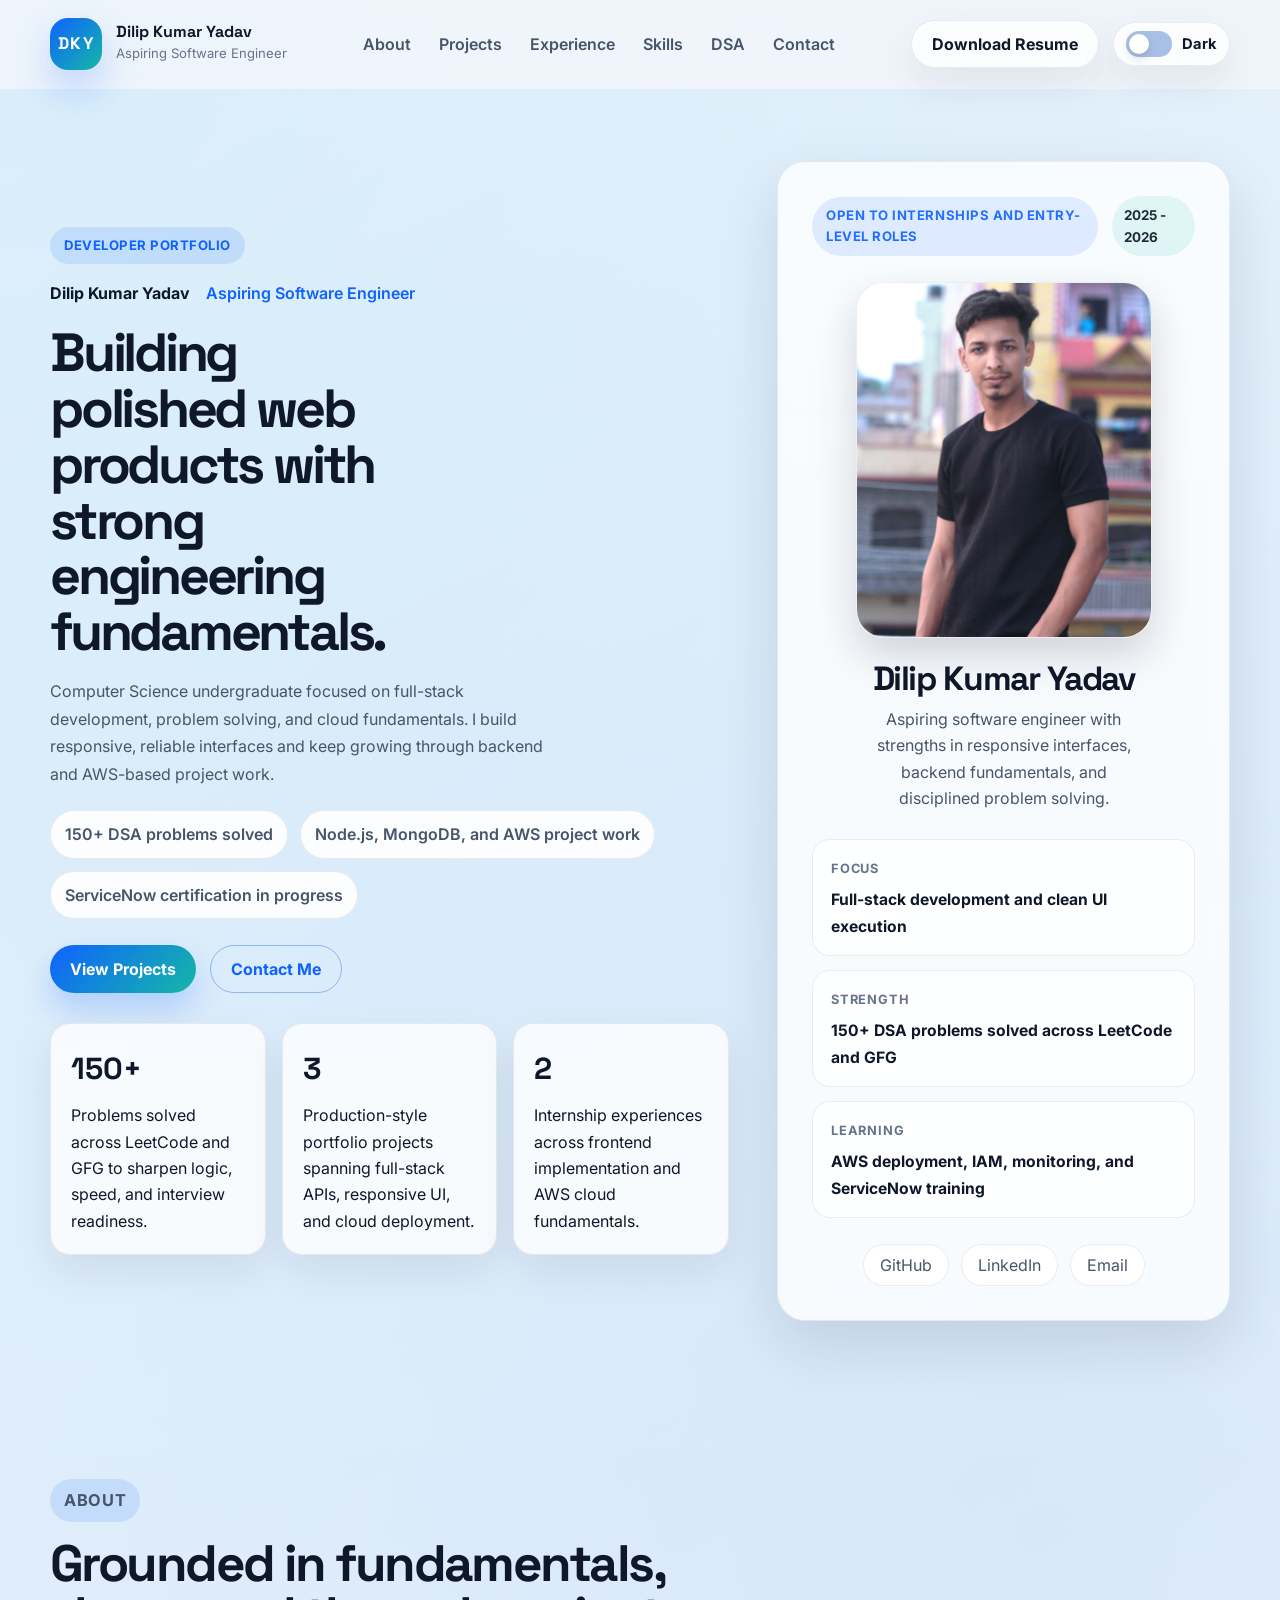
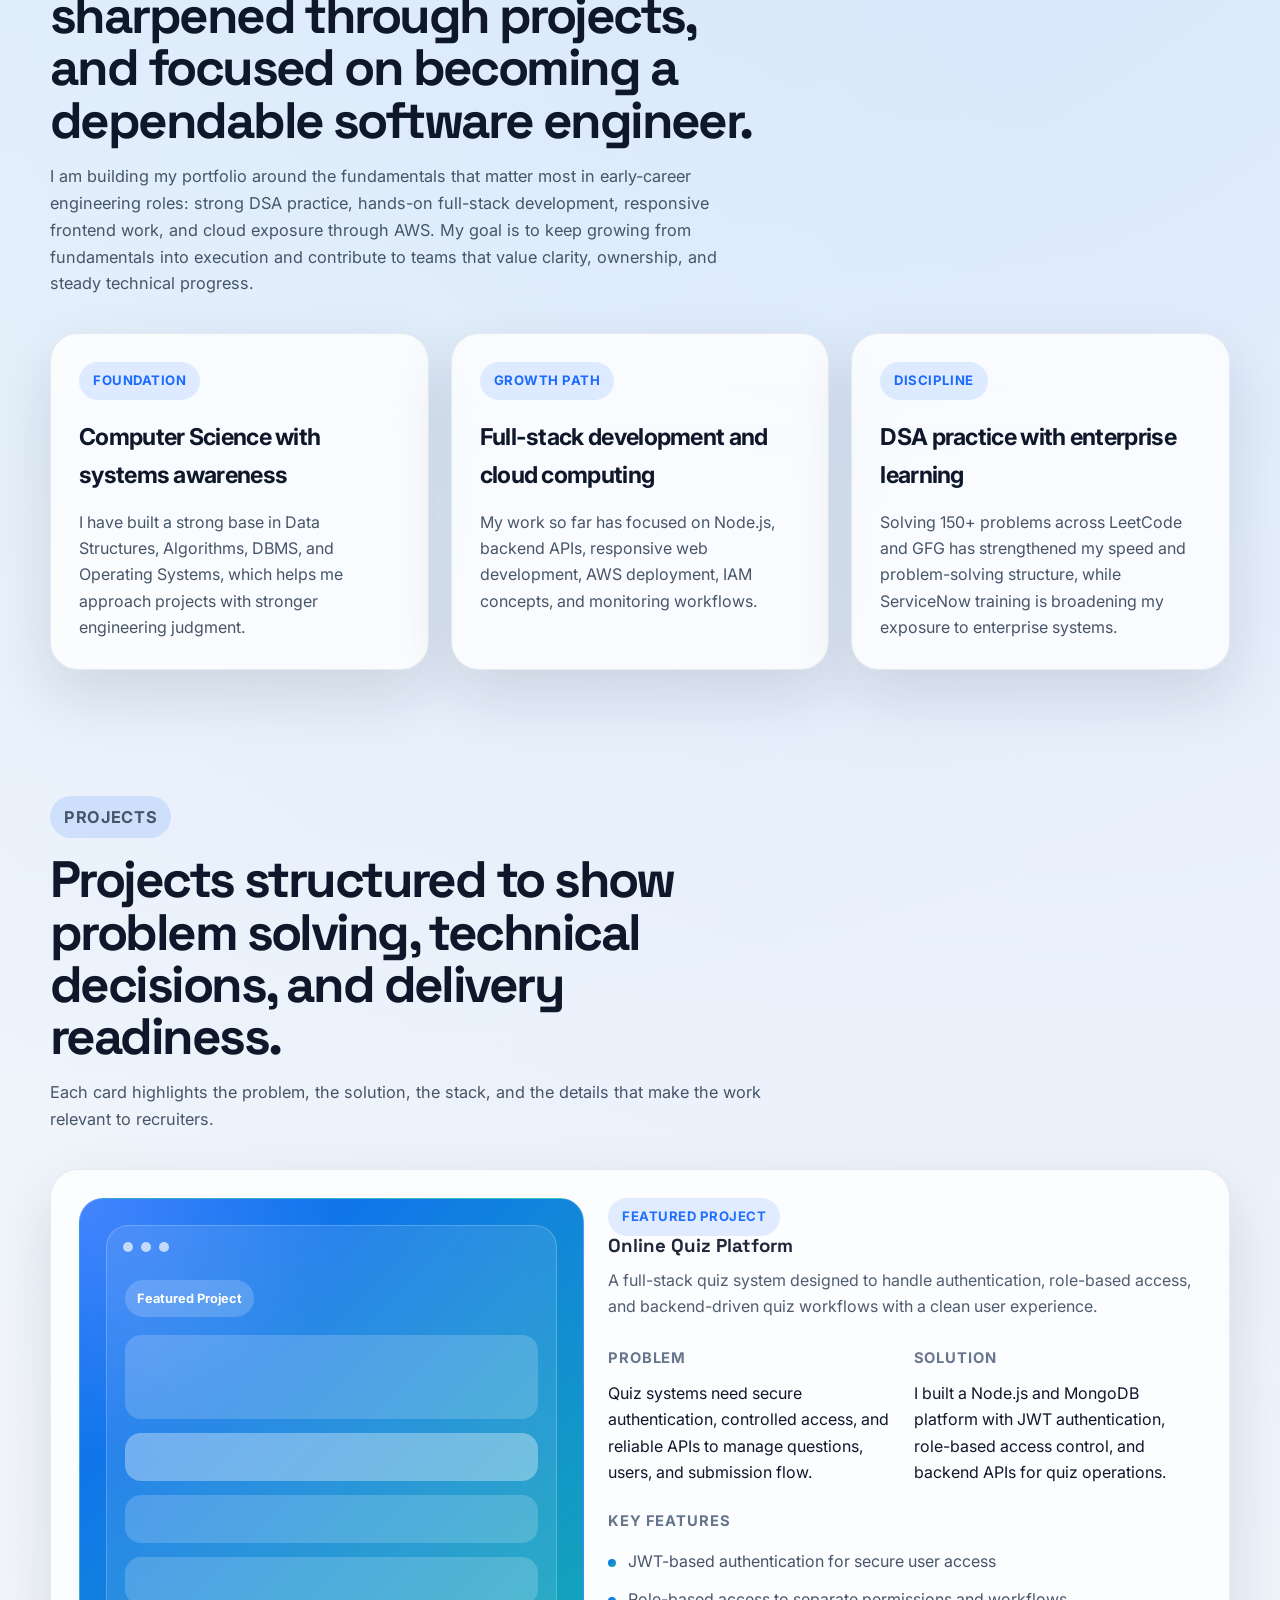
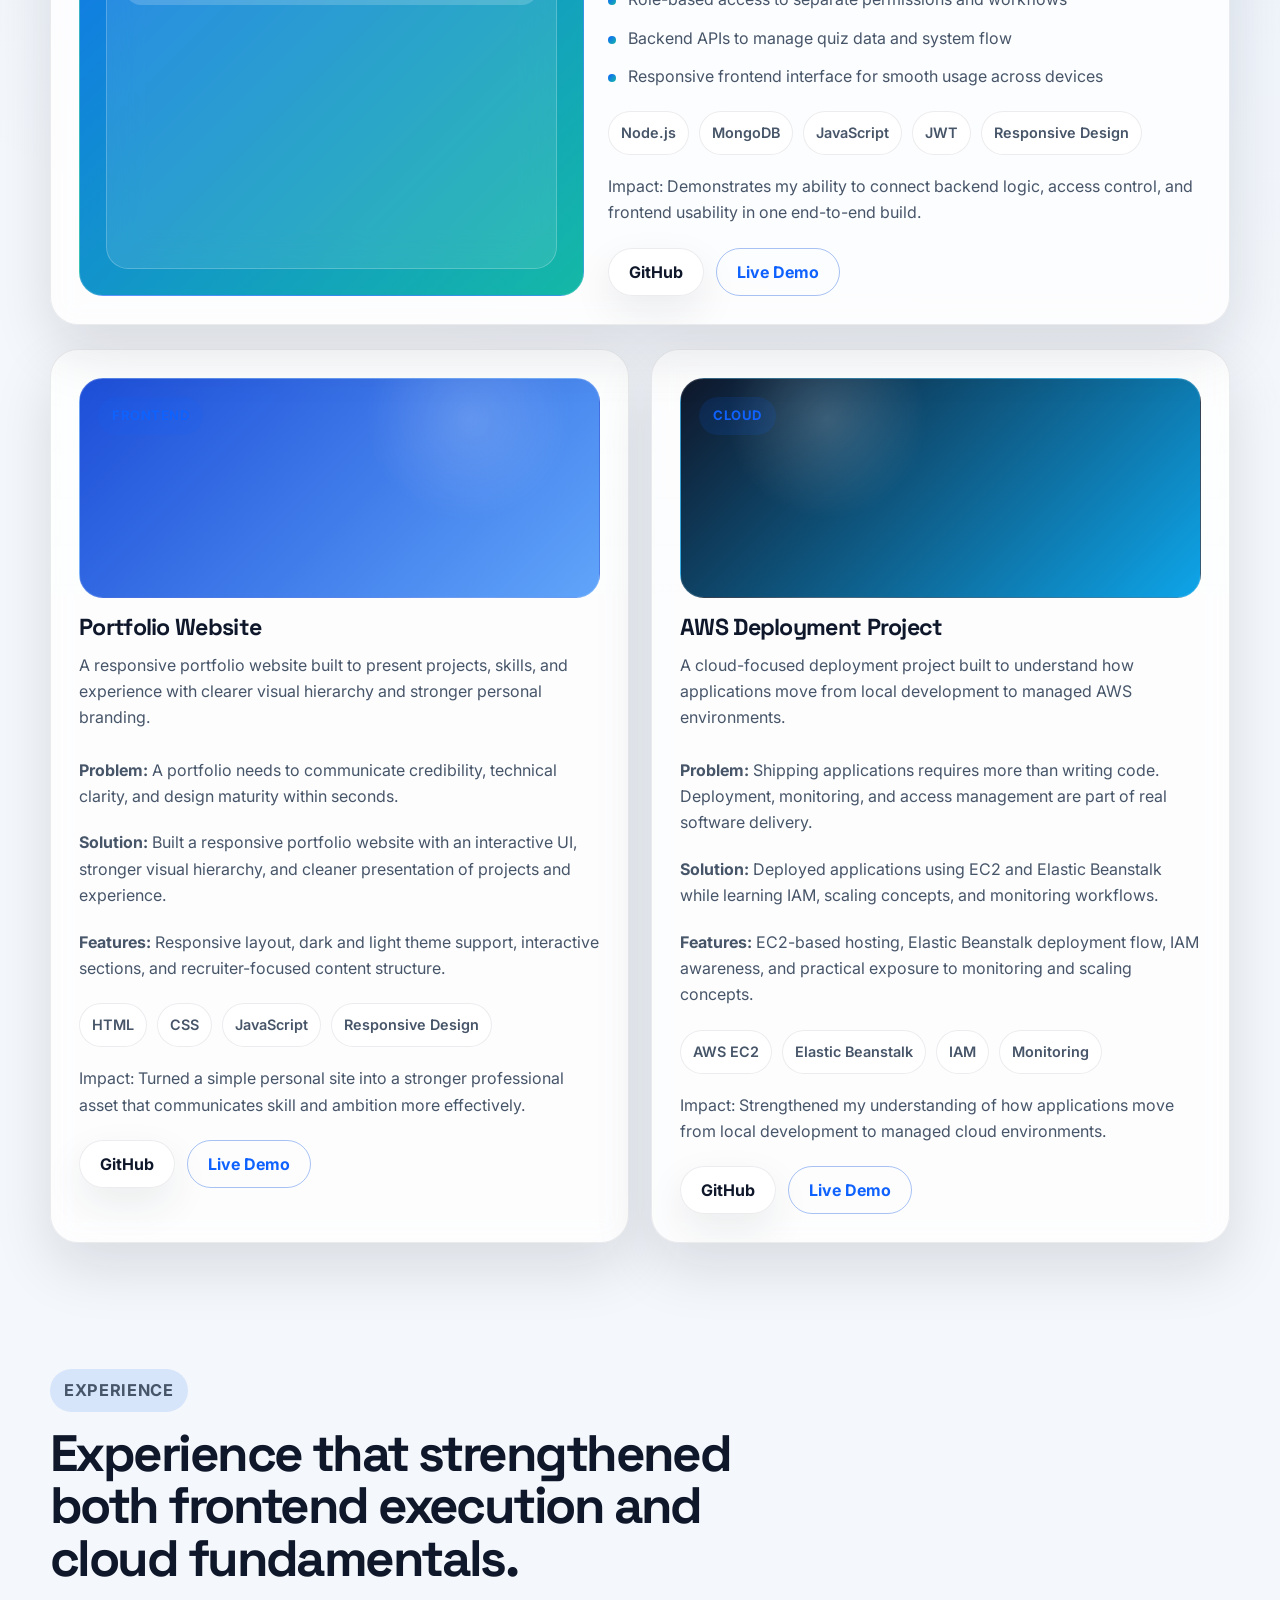
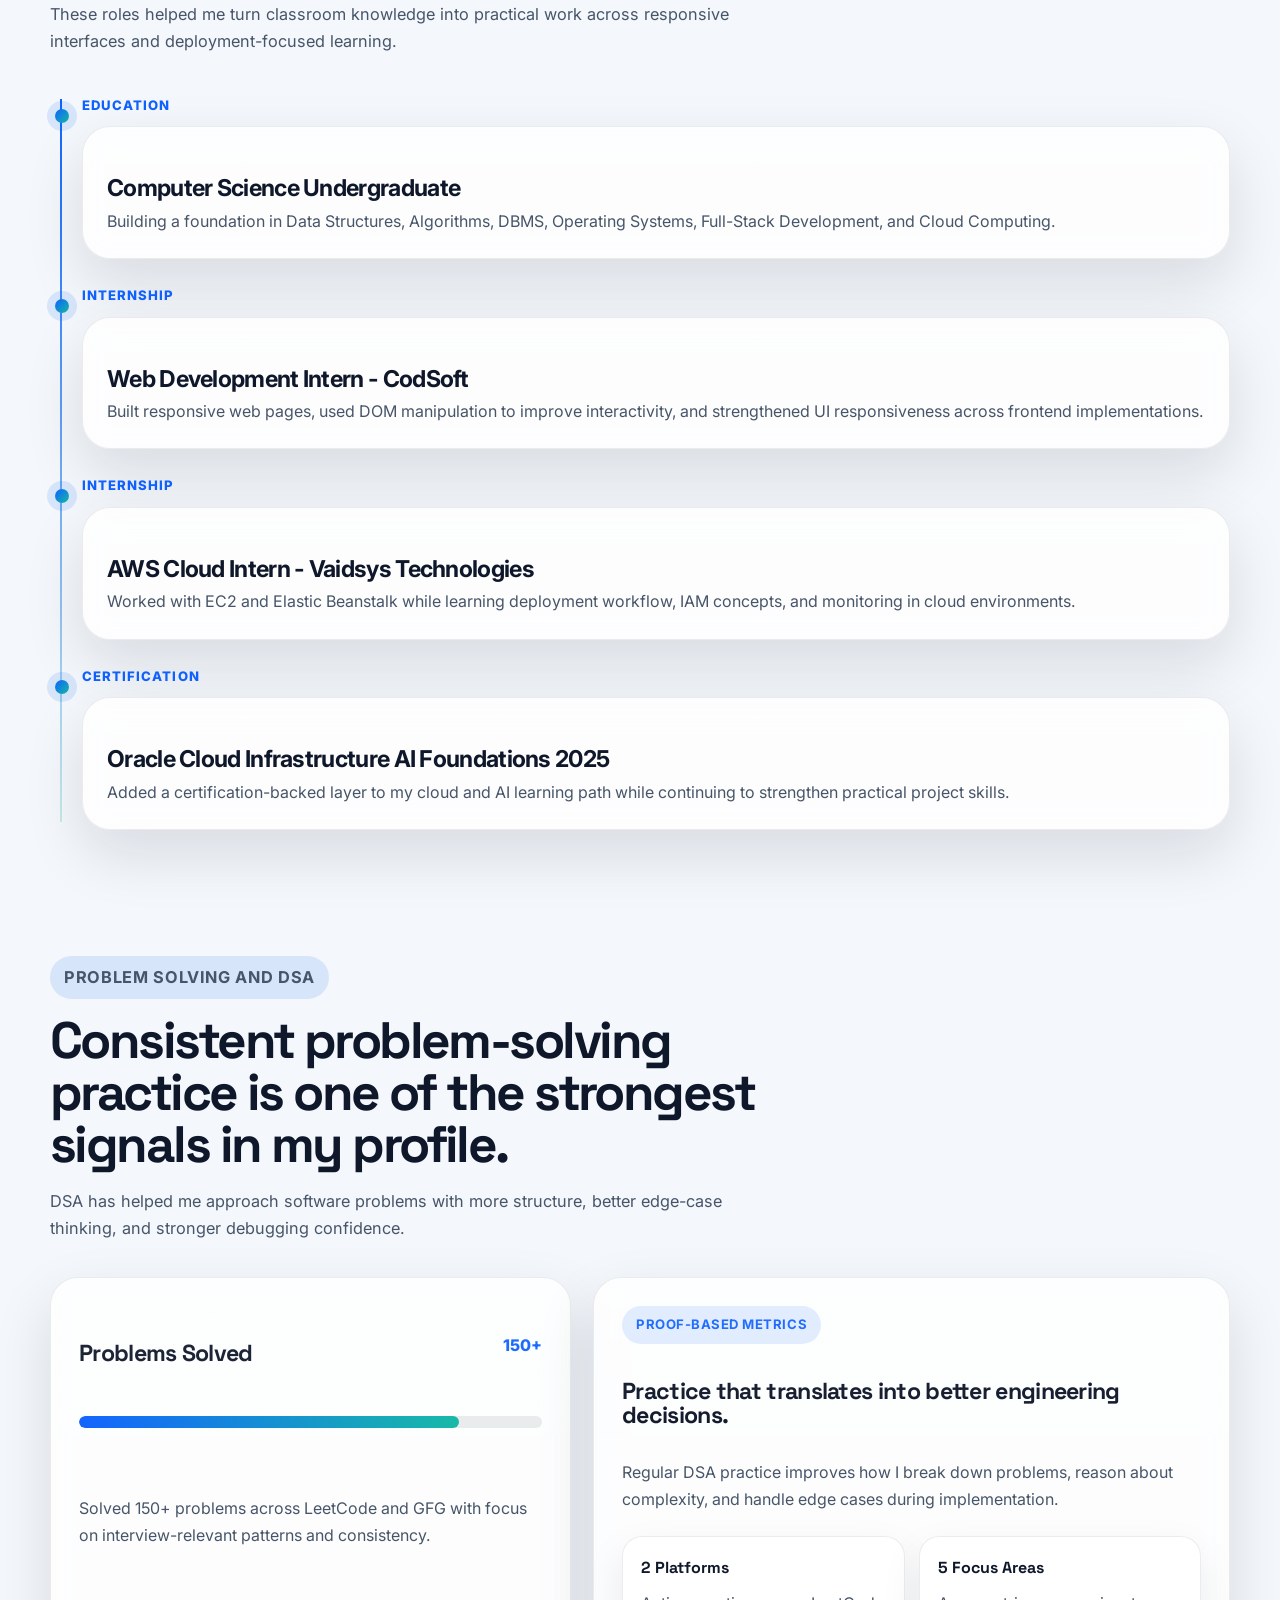
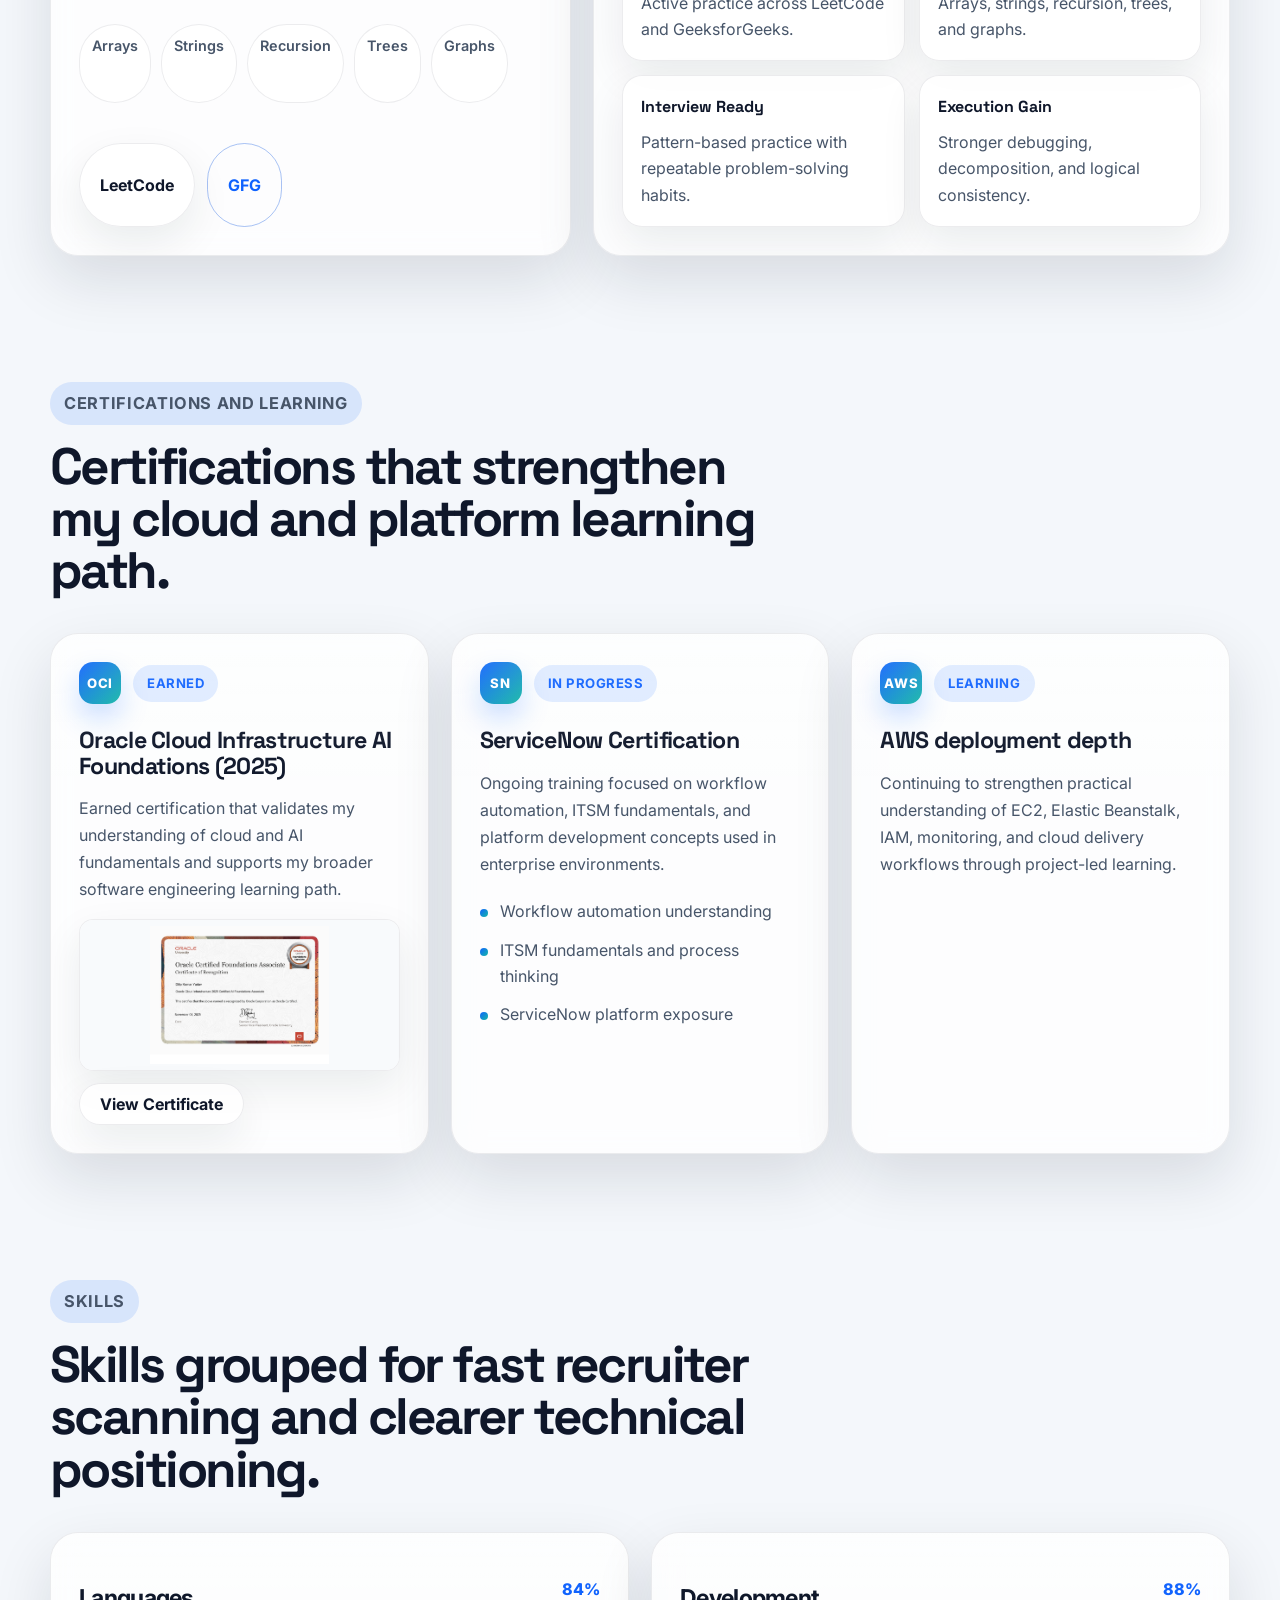
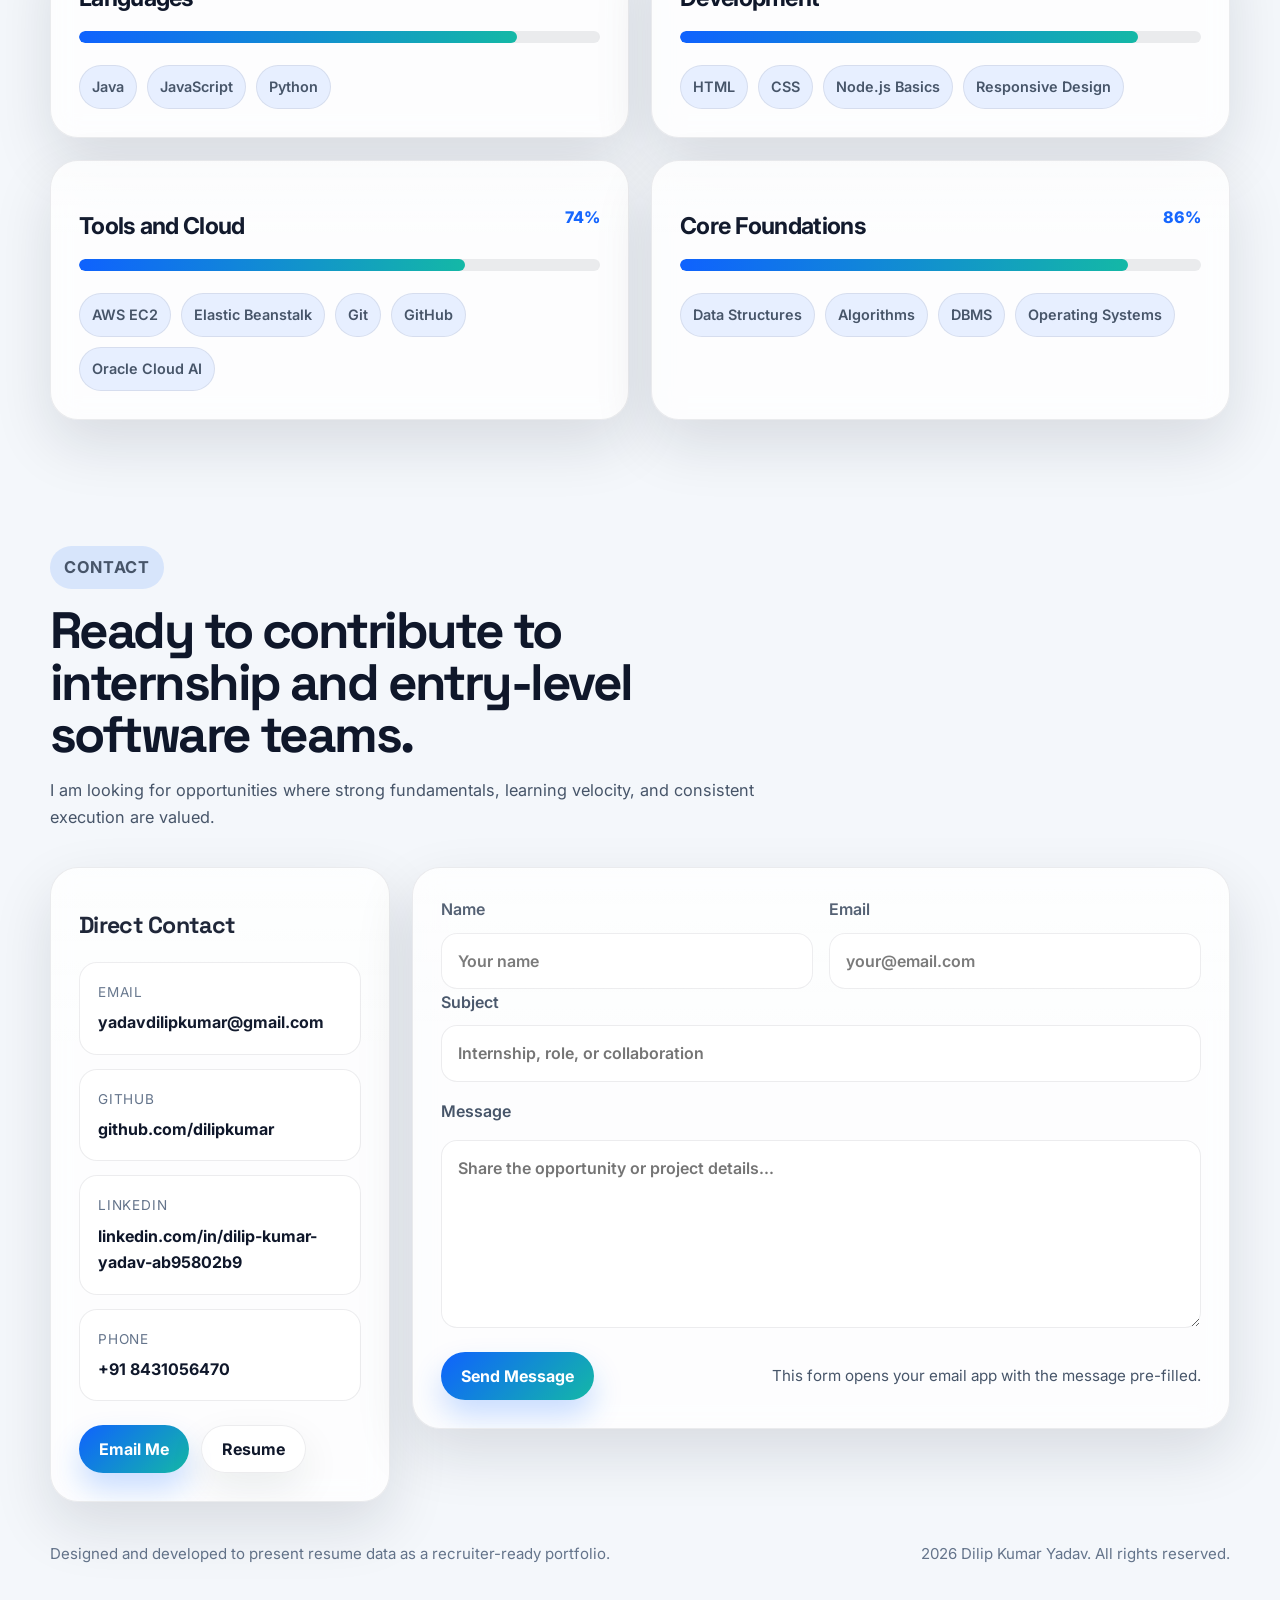
<file: index.html>
﻿<!doctype html>
<html lang="en">
<head>
  <meta charset="utf-8">
  <meta name="viewport" content="width=device-width, initial-scale=1">
  <title>Dilip Portfolio</title>
  <meta http-equiv="refresh" content="0; url=./porfolio.html">
  <script>
    window.location.replace('./porfolio.html');
  </script>
</head>
<body>
  <p>Redirecting to the portfolio... <a href="./porfolio.html">Continue</a></p>
</body>
</html>
</file>
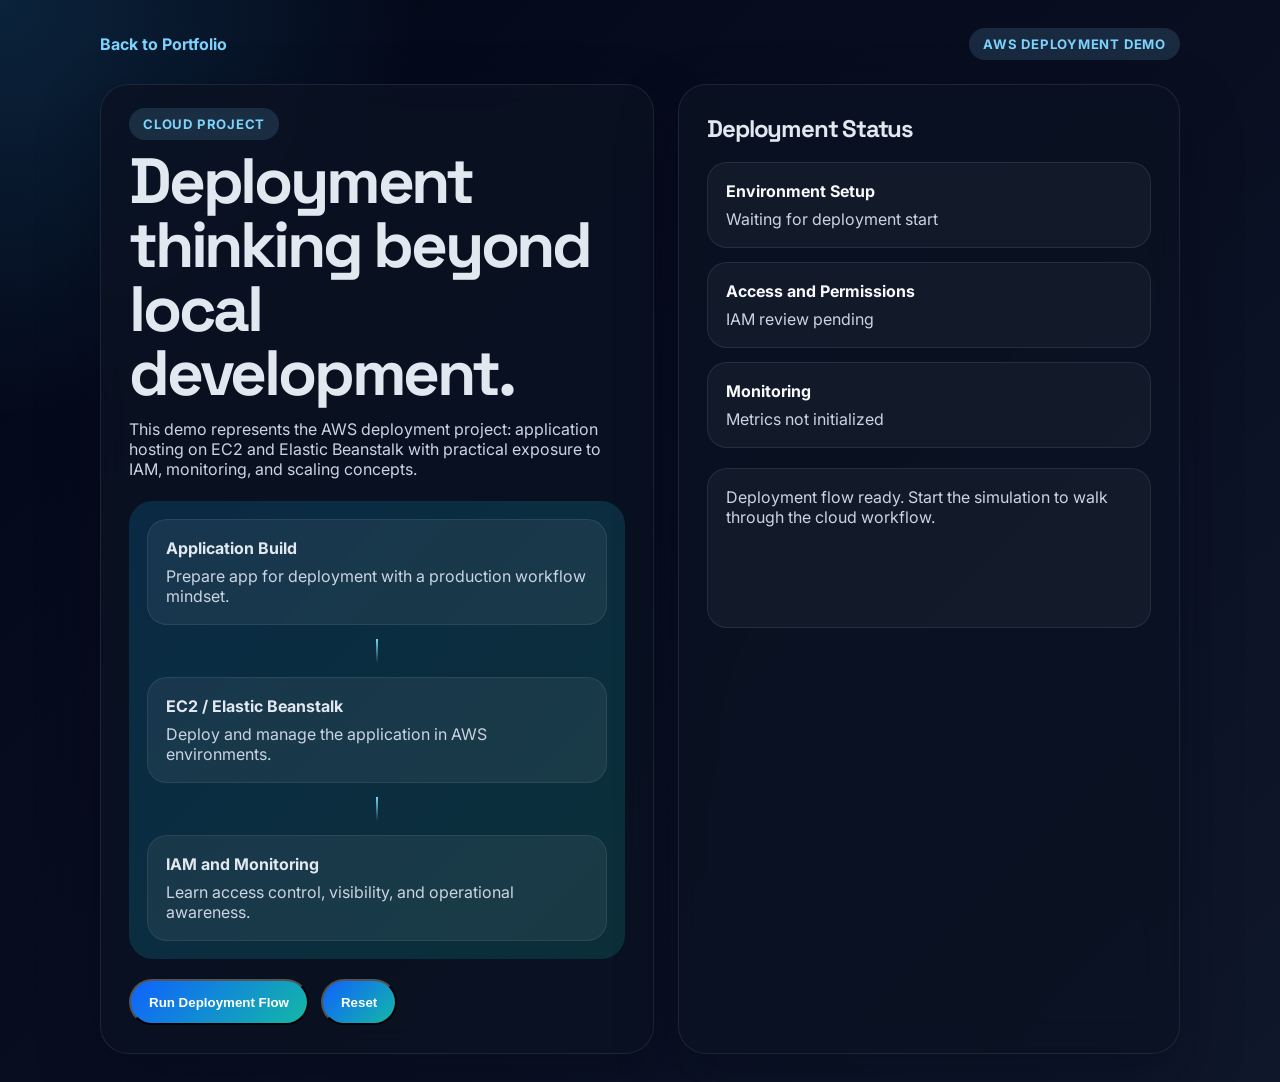
<file: aws-deployment-demo.html>
<!DOCTYPE html>
<html lang="en">
<head>
  <meta charset="UTF-8">
  <meta name="viewport" content="width=device-width, initial-scale=1.0">
  <title>AWS Deployment Project Demo</title>
  <link rel="preconnect" href="https://fonts.googleapis.com">
  <link rel="preconnect" href="https://fonts.gstatic.com" crossorigin>
  <link href="https://fonts.googleapis.com/css2?family=Inter:wght@400;600;700;800&family=Space+Grotesk:wght@500;700&display=swap" rel="stylesheet">
  <style>
    * { box-sizing: border-box; margin: 0; padding: 0; }
    body {
      min-height: 100vh;
      font-family: "Inter", sans-serif;
      color: #e2e8f0;
      background:
        radial-gradient(circle at top left, rgba(56, 189, 248, 0.16), transparent 25%),
        linear-gradient(135deg, #020617, #0f172a);
      padding: 28px;
    }
    .shell { max-width: 1080px; margin: 0 auto; }
    .topbar {
      display: flex;
      align-items: center;
      justify-content: space-between;
      gap: 16px;
      margin-bottom: 24px;
    }
    .topbar a {
      color: #7dd3fc;
      text-decoration: none;
      font-weight: 700;
    }
    .badge {
      width: fit-content;
      padding: 8px 14px;
      border-radius: 999px;
      background: rgba(125, 211, 252, 0.14);
      color: #7dd3fc;
      font-size: 0.82rem;
      font-weight: 700;
      text-transform: uppercase;
      letter-spacing: 0.06em;
    }
    .layout {
      display: grid;
      grid-template-columns: 1.05fr 0.95fr;
      gap: 24px;
    }
    .panel {
      background: rgba(10, 18, 34, 0.8);
      border: 1px solid rgba(148, 163, 184, 0.14);
      border-radius: 28px;
      box-shadow: 0 24px 60px rgba(2, 8, 23, 0.4);
      backdrop-filter: blur(16px);
      padding: 28px;
    }
    h1, h2 {
      font-family: "Space Grotesk", sans-serif;
      letter-spacing: -0.05em;
    }
    h1 {
      font-size: clamp(2.2rem, 5vw, 4rem);
      line-height: 1;
    }
    p { color: #cbd5e1; }
    .hero p { margin-top: 14px; max-width: 56ch; }
    .diagram {
      margin-top: 22px;
      padding: 18px;
      border-radius: 24px;
      background: linear-gradient(135deg, rgba(14, 165, 233, 0.18), rgba(20, 184, 166, 0.18));
    }
    .flow {
      display: grid;
      gap: 14px;
    }
    .node {
      padding: 18px;
      border-radius: 20px;
      background: rgba(255,255,255,0.06);
      border: 1px solid rgba(148, 163, 184, 0.14);
    }
    .arrow {
      width: 2px;
      height: 24px;
      margin: 0 auto;
      background: linear-gradient(180deg, #7dd3fc, transparent);
    }
    .status {
      display: grid;
      gap: 14px;
      margin-top: 18px;
    }
    .status-card {
      padding: 18px;
      border-radius: 20px;
      background: rgba(255,255,255,0.04);
      border: 1px solid rgba(148, 163, 184, 0.14);
    }
    .status-card strong {
      display: block;
      color: #f8fafc;
    }
    .status-card span {
      display: block;
      margin-top: 8px;
      color: #cbd5e1;
    }
    .controls {
      display: flex;
      flex-wrap: wrap;
      gap: 12px;
      margin-top: 20px;
    }
    .controls button {
      min-height: 46px;
      padding: 0 18px;
      border-radius: 999px;
      font-weight: 700;
      color: #fff;
      background: linear-gradient(135deg, #0f62fe, #14b8a6);
    }
    .log {
      margin-top: 20px;
      padding: 18px;
      border-radius: 20px;
      background: rgba(255,255,255,0.04);
      border: 1px solid rgba(148, 163, 184, 0.14);
      min-height: 160px;
    }
    .log p + p { margin-top: 10px; }
    @media (max-width: 860px) {
      .layout { grid-template-columns: 1fr; }
    }
    @media (max-width: 640px) {
      body { padding: 16px; }
      .panel { padding: 22px; }
    }
  </style>
</head>
<body>
  <div class="shell">
    <div class="topbar">
      <a href="porfolio.html">Back to Portfolio</a>
      <span class="badge">AWS Deployment Demo</span>
    </div>

    <div class="layout">
      <section class="panel hero">
        <span class="badge">Cloud Project</span>
        <h1 style="margin-top: 16px;">Deployment thinking beyond local development.</h1>
        <p>This demo represents the AWS deployment project: application hosting on EC2 and Elastic Beanstalk with practical exposure to IAM, monitoring, and scaling concepts.</p>

        <div class="diagram">
          <div class="flow">
            <div class="node"><strong>Application Build</strong><p style="margin-top: 8px;">Prepare app for deployment with a production workflow mindset.</p></div>
            <div class="arrow"></div>
            <div class="node"><strong>EC2 / Elastic Beanstalk</strong><p style="margin-top: 8px;">Deploy and manage the application in AWS environments.</p></div>
            <div class="arrow"></div>
            <div class="node"><strong>IAM and Monitoring</strong><p style="margin-top: 8px;">Learn access control, visibility, and operational awareness.</p></div>
          </div>
        </div>

        <div class="controls">
          <button type="button" id="runFlow">Run Deployment Flow</button>
          <button type="button" id="resetFlow">Reset</button>
        </div>
      </section>

      <section class="panel">
        <h2>Deployment Status</h2>
        <div class="status">
          <div class="status-card">
            <strong>Environment Setup</strong>
            <span id="envStatus">Waiting for deployment start</span>
          </div>
          <div class="status-card">
            <strong>Access and Permissions</strong>
            <span id="iamStatus">IAM review pending</span>
          </div>
          <div class="status-card">
            <strong>Monitoring</strong>
            <span id="monitorStatus">Metrics not initialized</span>
          </div>
        </div>

        <div class="log" id="log">
          <p>Deployment flow ready. Start the simulation to walk through the cloud workflow.</p>
        </div>
      </section>
    </div>
  </div>

  <script>
    const envStatus = document.getElementById("envStatus");
    const iamStatus = document.getElementById("iamStatus");
    const monitorStatus = document.getElementById("monitorStatus");
    const log = document.getElementById("log");
    const runFlow = document.getElementById("runFlow");
    const resetFlow = document.getElementById("resetFlow");

    function addLog(message) {
      const line = document.createElement("p");
      line.textContent = message;
      log.appendChild(line);
    }

    runFlow.addEventListener("click", () => {
      log.innerHTML = "";
      envStatus.textContent = "Application deployed to AWS environment";
      iamStatus.textContent = "IAM access checked for deployment workflow";
      monitorStatus.textContent = "Monitoring and health review in progress";

      addLog("Deployment package prepared.");
      addLog("Application launched on EC2 / Elastic Beanstalk.");
      addLog("IAM reviewed for secure environment access.");

      setTimeout(() => {
        monitorStatus.textContent = "Environment monitored successfully";
        addLog("Monitoring confirms deployment visibility and operational awareness.");
      }, 900);
    });

    resetFlow.addEventListener("click", () => {
      envStatus.textContent = "Waiting for deployment start";
      iamStatus.textContent = "IAM review pending";
      monitorStatus.textContent = "Metrics not initialized";
      log.innerHTML = "<p>Deployment flow ready. Start the simulation to walk through the cloud workflow.</p>";
    });
  </script>
</body>
</html>
</file>
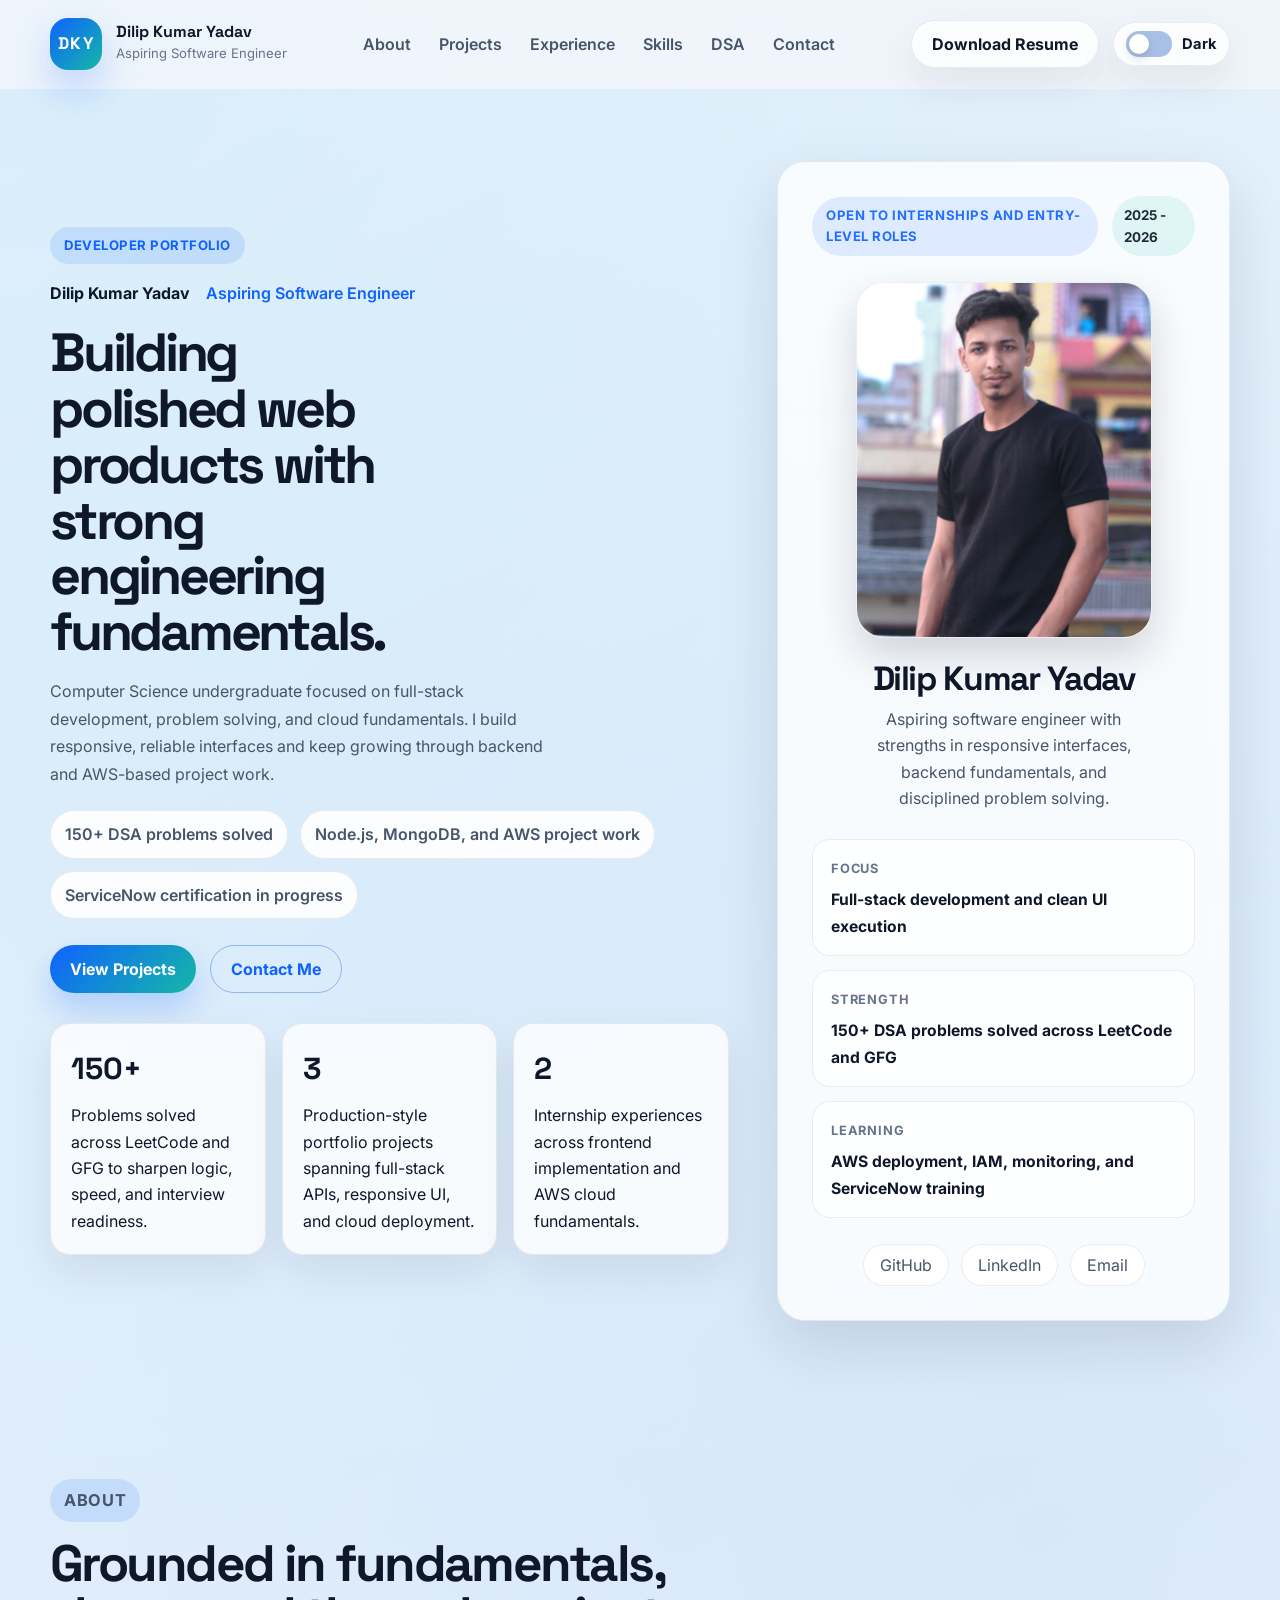
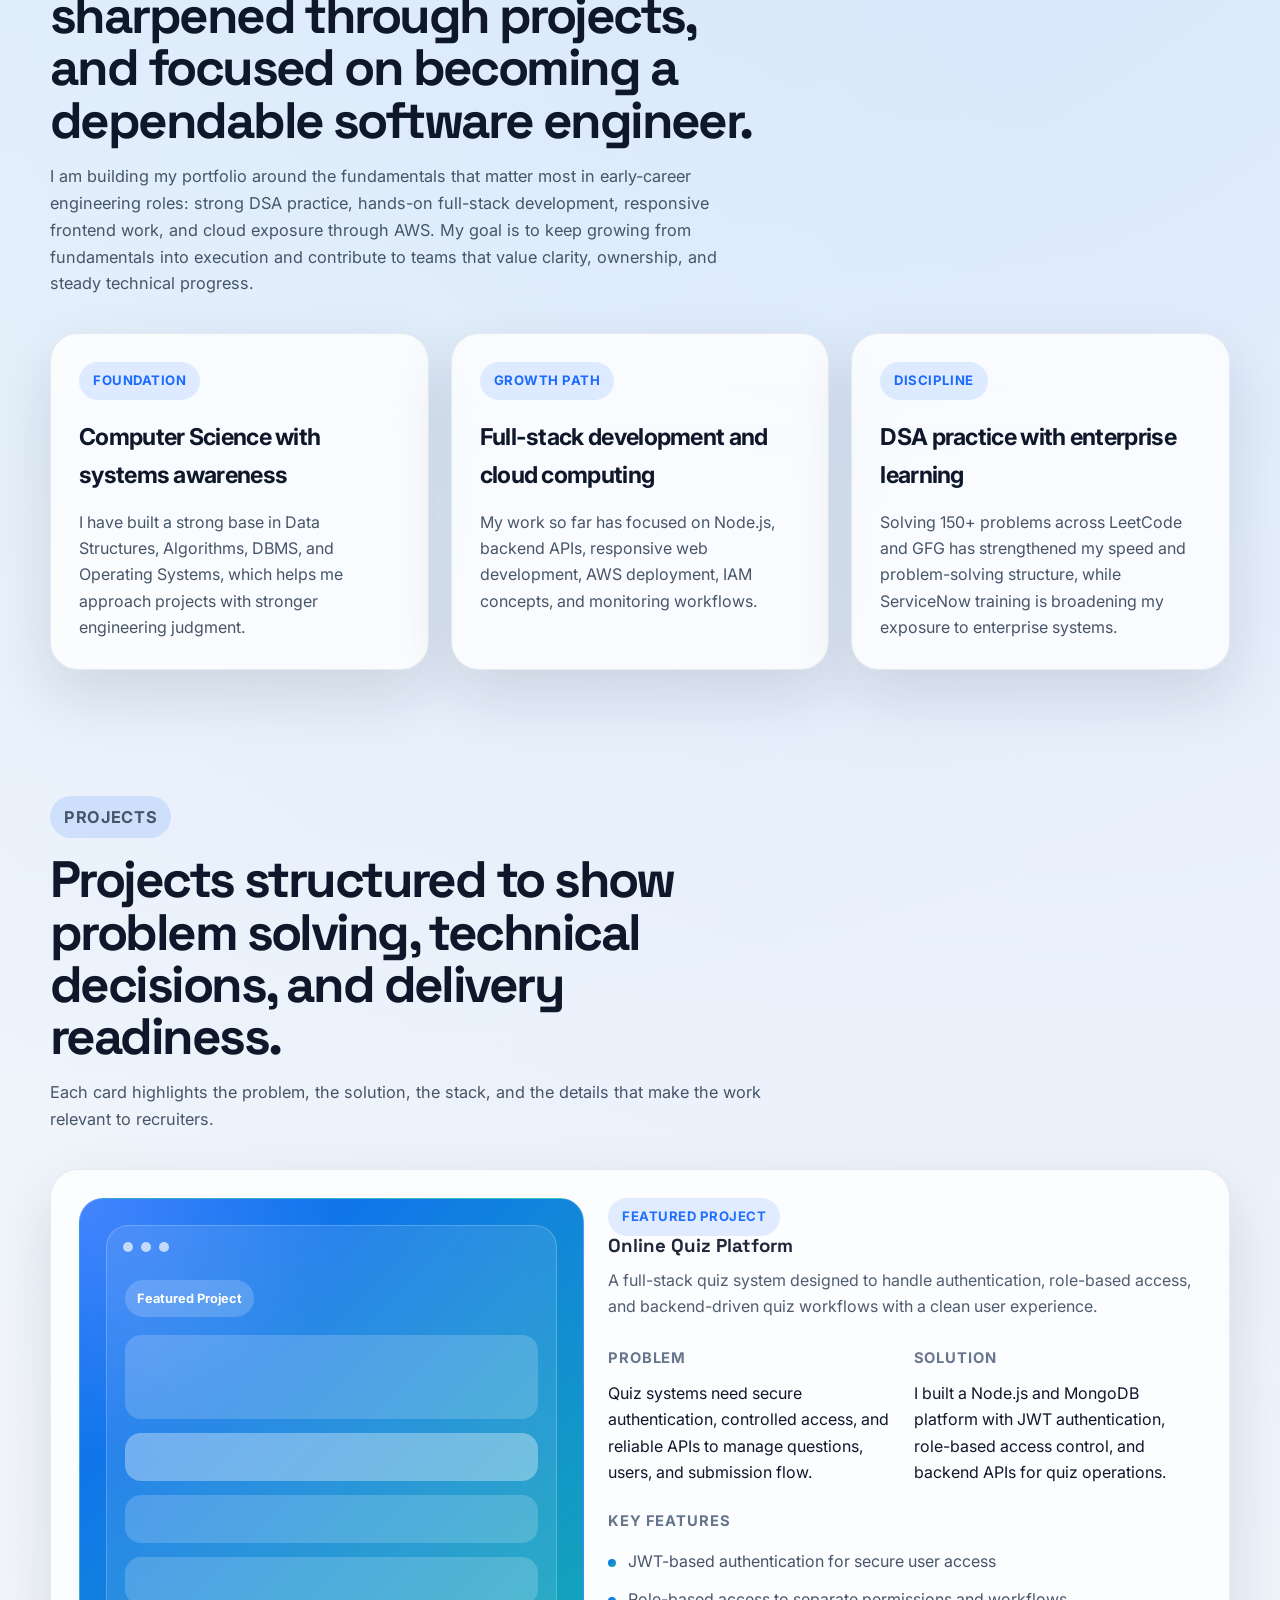
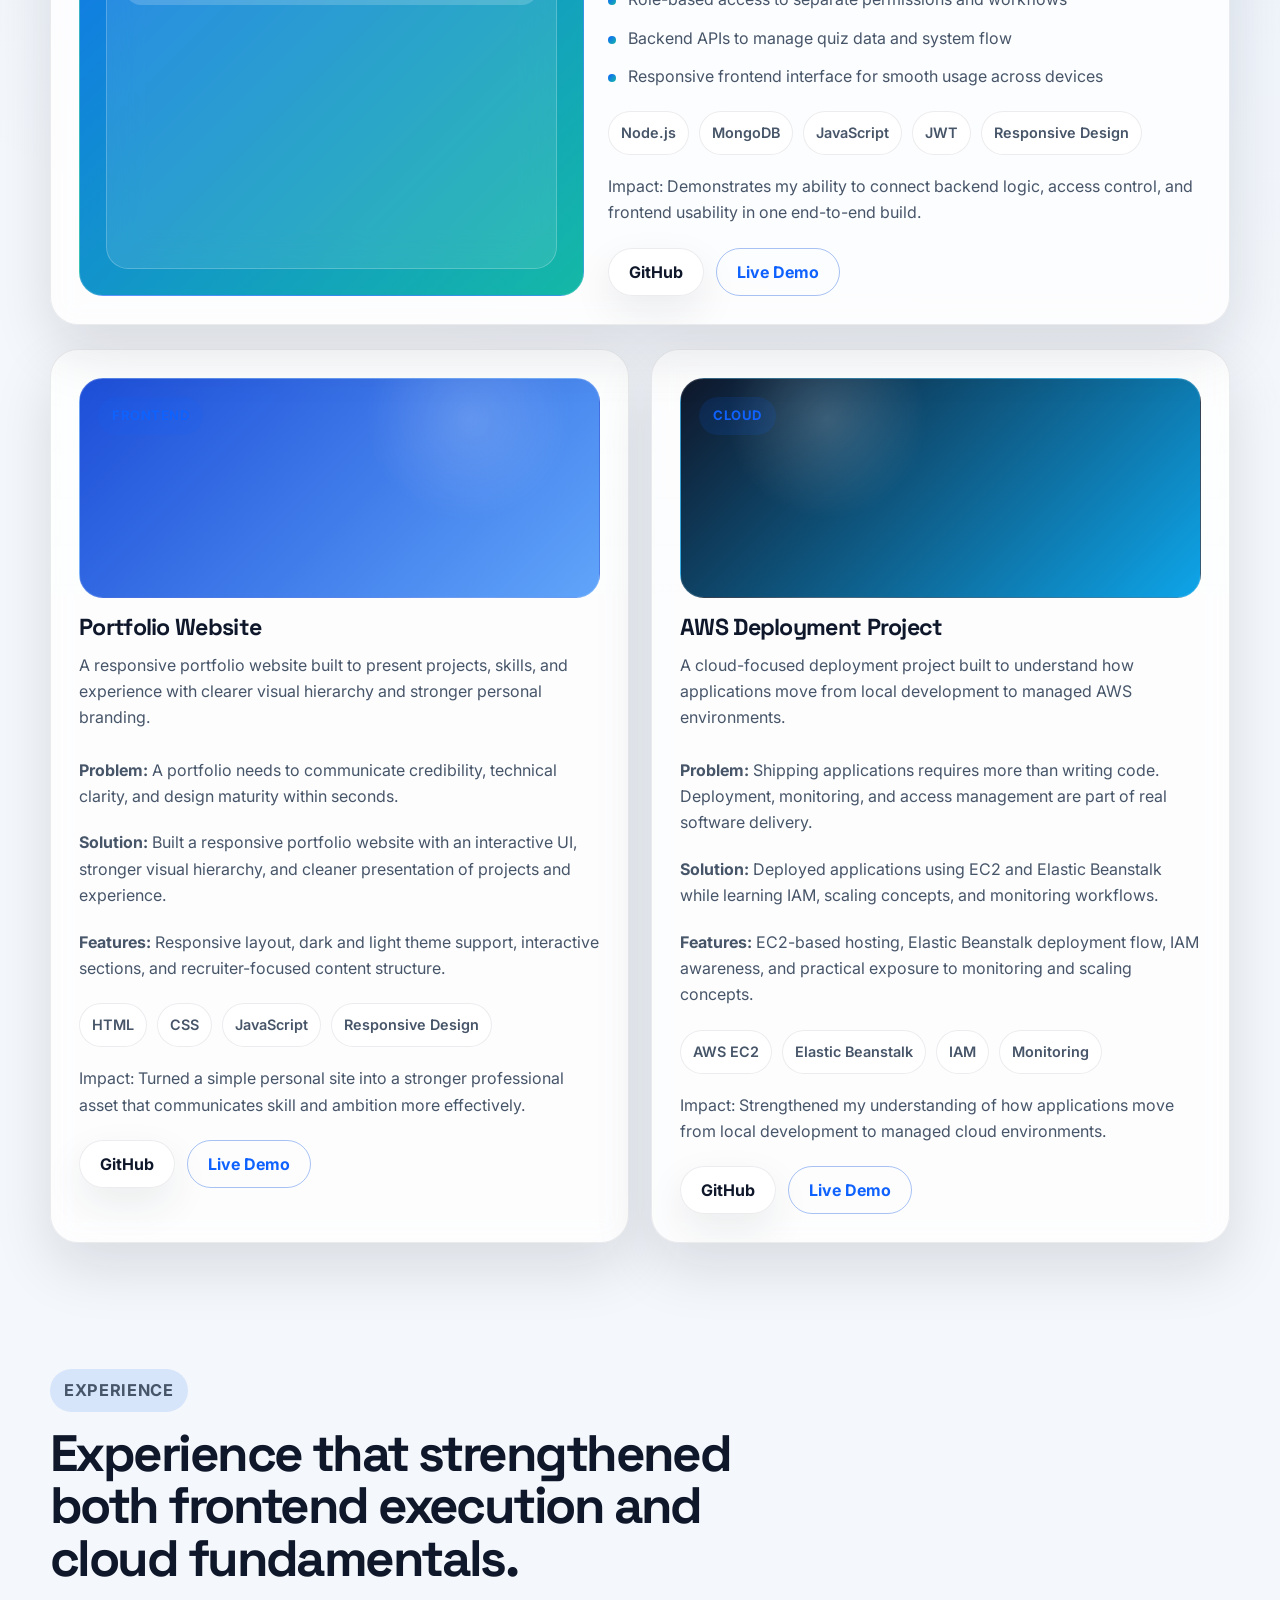
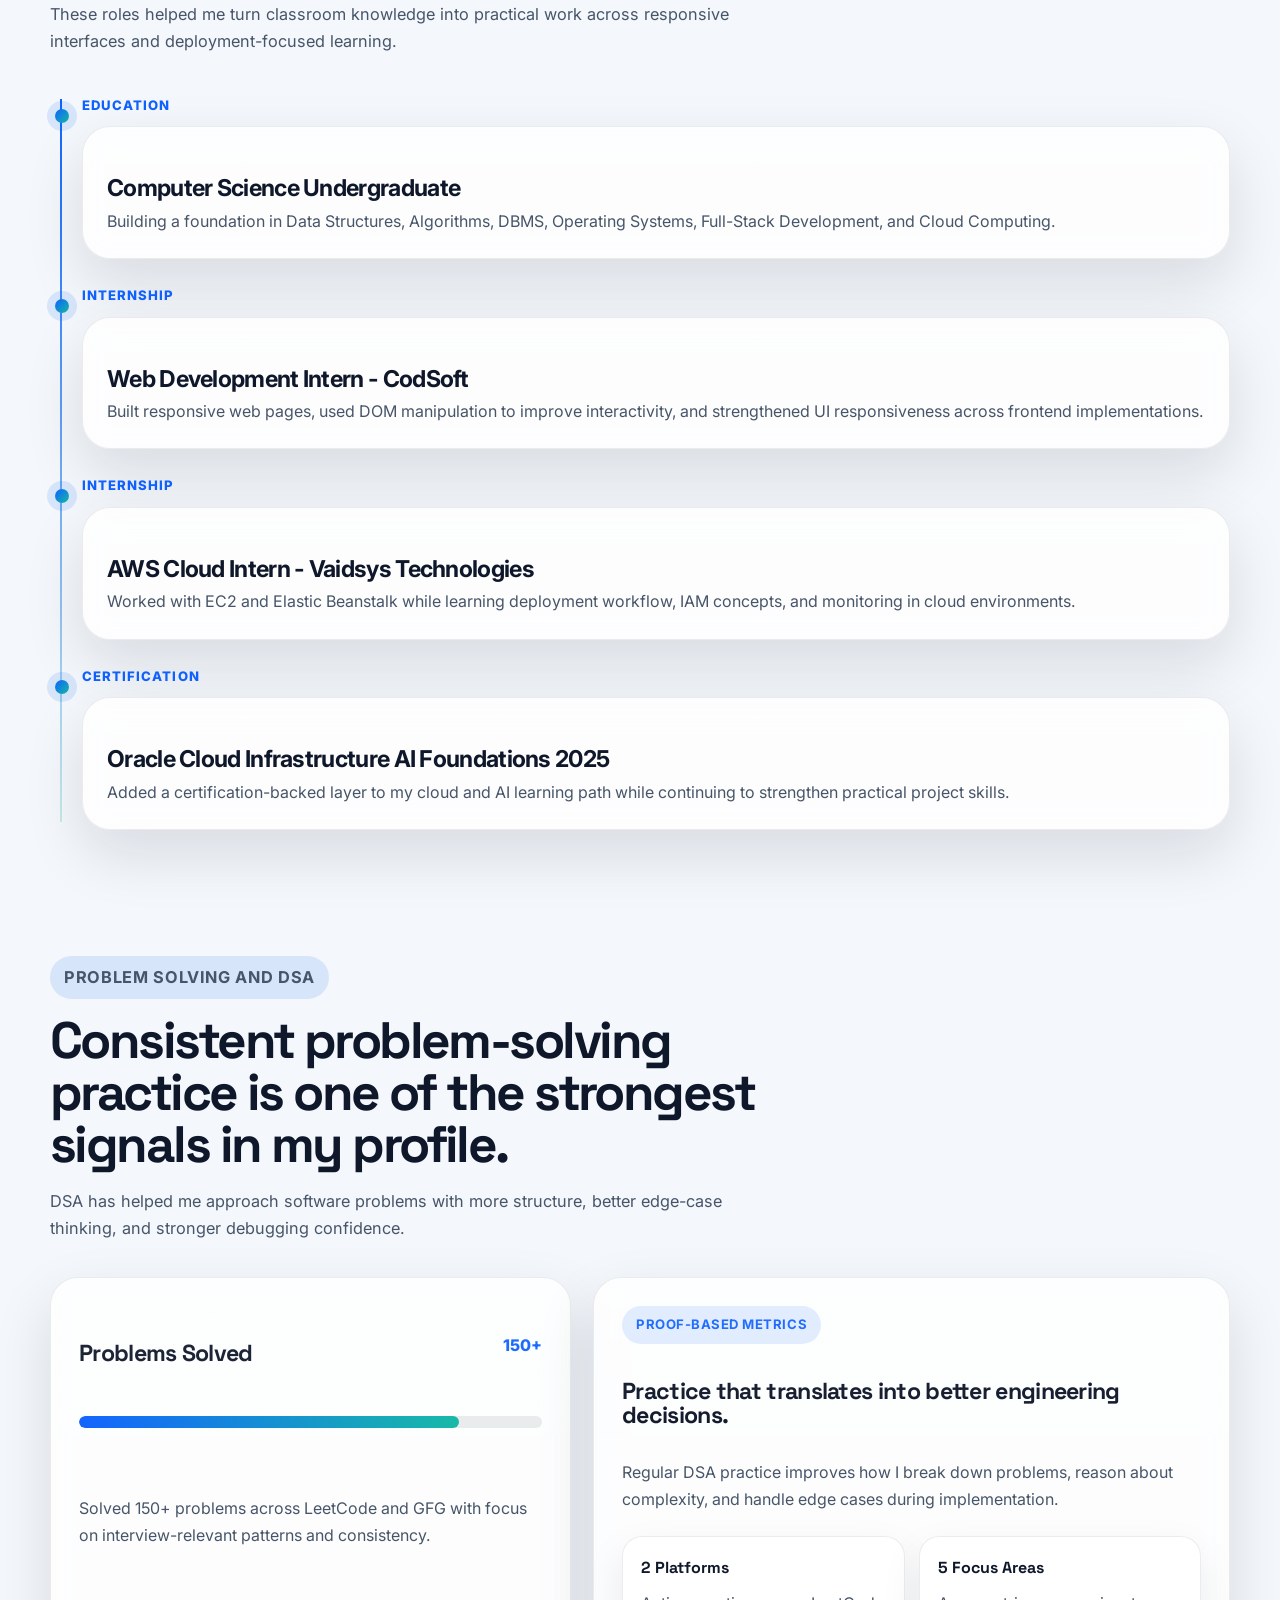
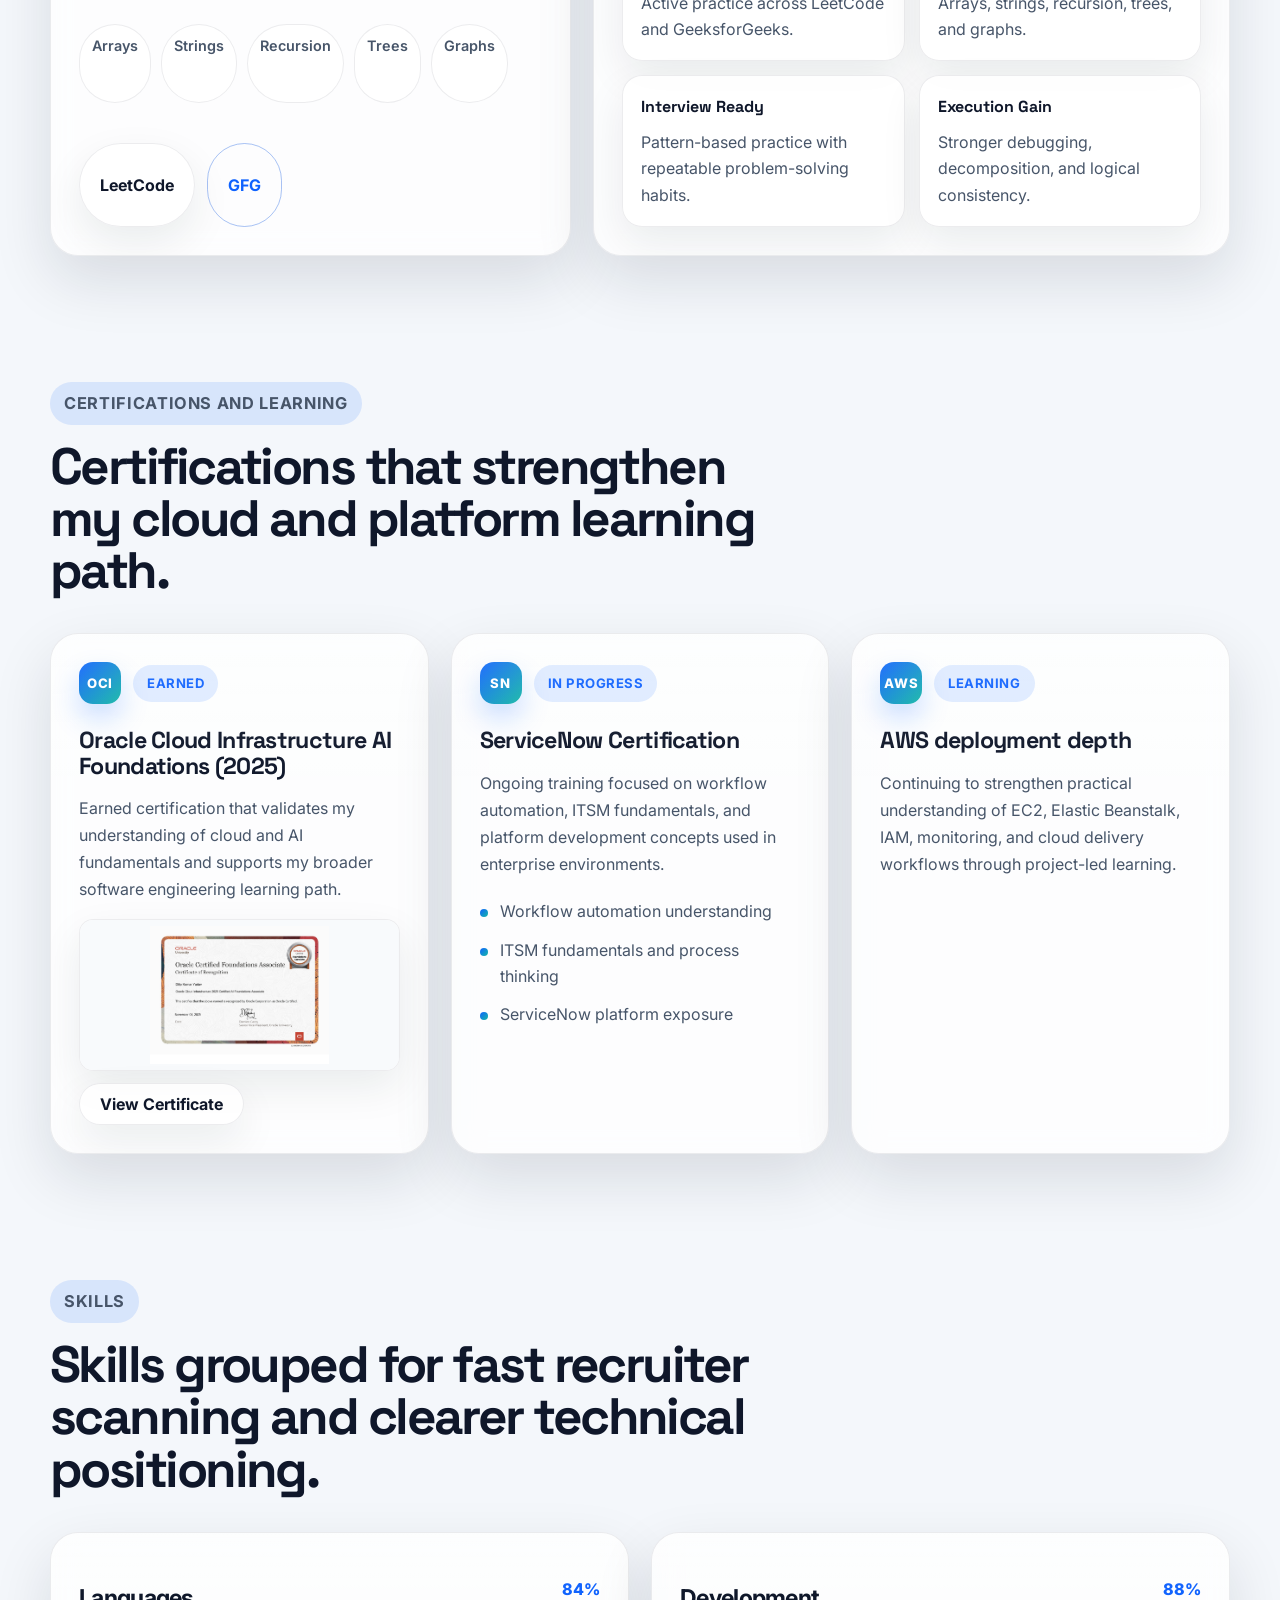
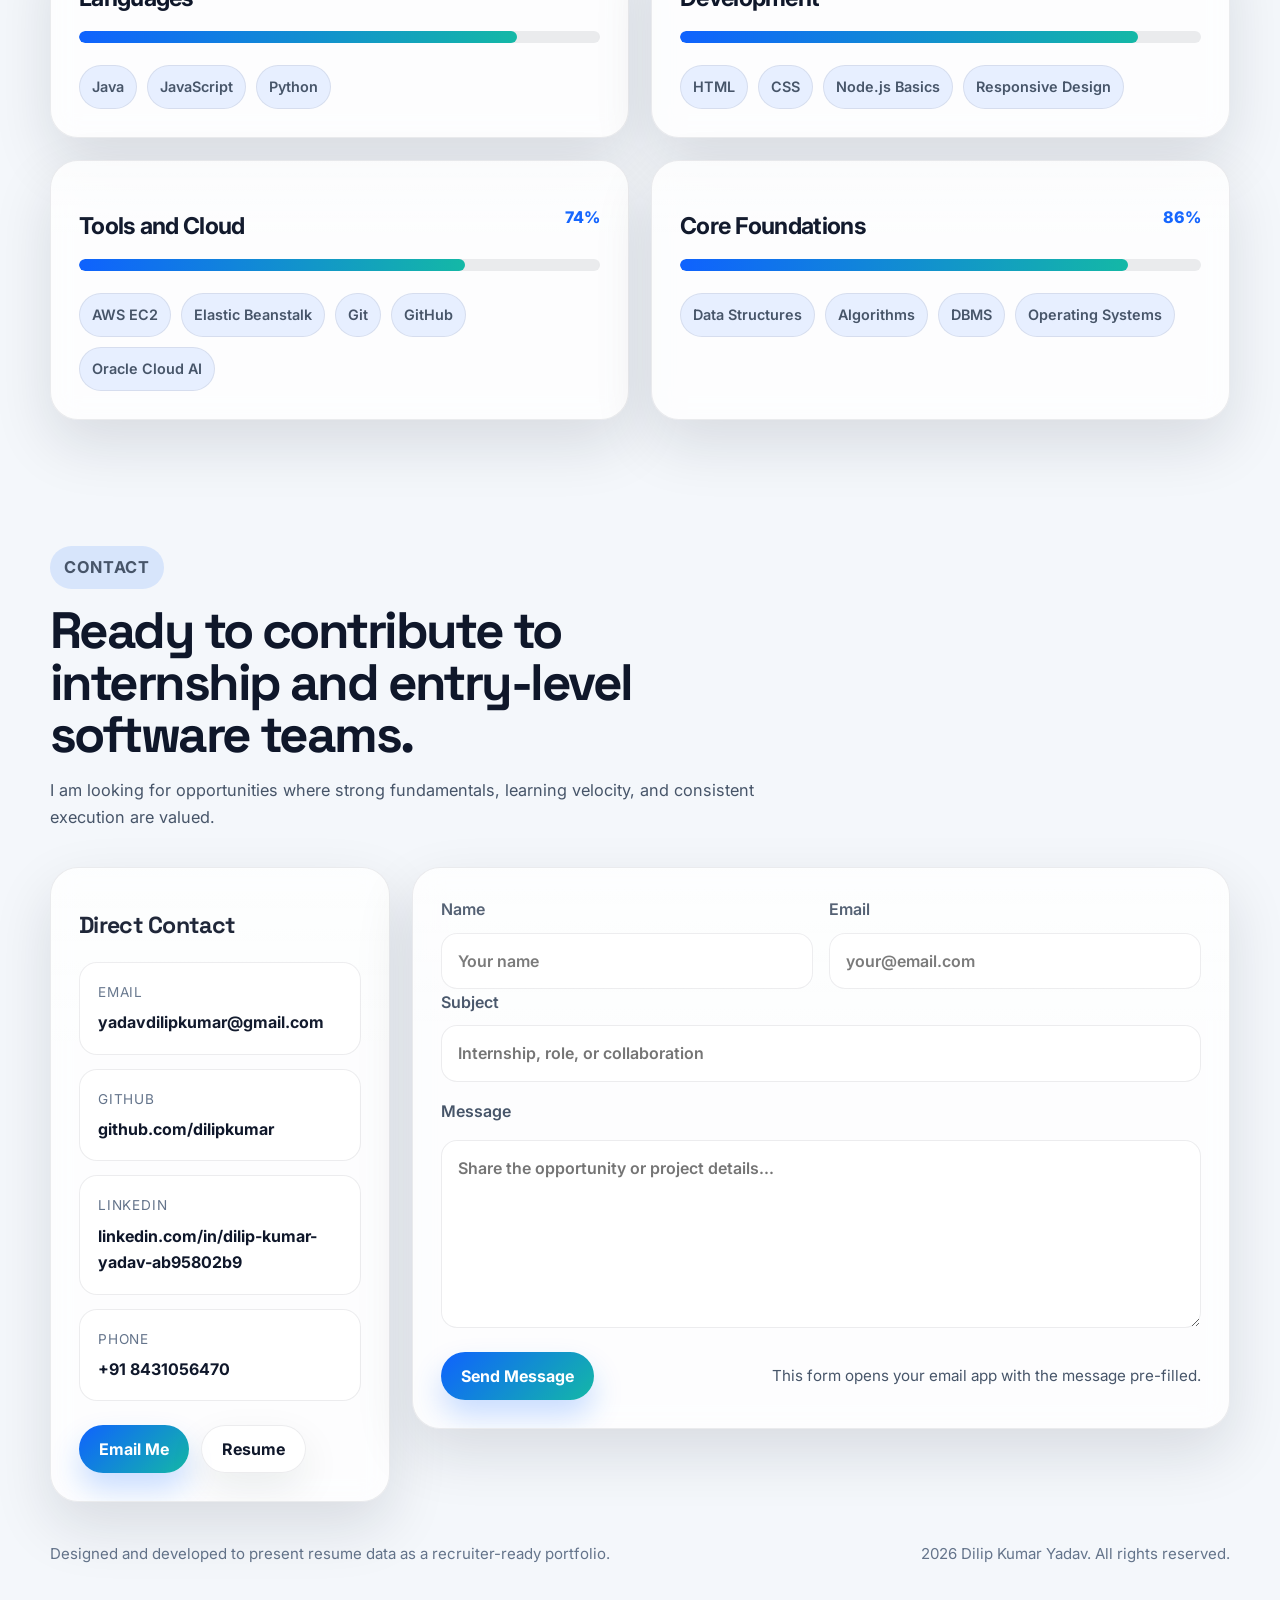
<file: porfolio.html>
<!DOCTYPE html>
<html lang="en">
<head>
  <meta charset="UTF-8">
  <meta name="viewport" content="width=device-width, initial-scale=1.0">
  <meta name="description" content="Dilip Kumar Yadav is an aspiring software engineer with strengths in full-stack development, cloud fundamentals, responsive web development, and problem solving.">
  <meta name="keywords" content="Dilip Kumar Yadav, Aspiring Software Engineer, Portfolio, JavaScript, Java, Node.js, AWS, DSA">
  <meta name="author" content="Dilip Kumar Yadav">
  <meta name="theme-color" content="#0b1220">
  <title>Dilip Kumar Yadav | Aspiring Software Engineer Portfolio</title>
  <link rel="icon" type="image/svg+xml" href="favicon.svg">
  <link rel="preconnect" href="https://fonts.googleapis.com">
  <link rel="preconnect" href="https://fonts.gstatic.com" crossorigin>
  <link href="https://fonts.googleapis.com/css2?family=Inter:wght@400;500;600;700;800&family=Space+Grotesk:wght@500;700&display=swap" rel="stylesheet">
  <link rel="stylesheet" href="style1.css">
  <script defer src="script.js"></script>
</head>
<body>
  <div class="page-noise"></div>

  <header class="site-header" id="top">
    <div class="container header-inner">
      <a class="brand" href="#top" aria-label="Go to top">
        <span class="brand-mark">DKY</span>
        <span class="brand-copy">
          <strong>Dilip Kumar Yadav</strong>
          <small>Aspiring Software Engineer</small>
        </span>
      </a>

      <button class="nav-toggle" id="navToggle" aria-expanded="false" aria-controls="siteNav" aria-label="Open menu">
        <span></span>
        <span></span>
        <span></span>
      </button>

      <nav class="site-nav" id="siteNav">
        <a href="#about">About</a>
        <a href="#projects">Projects</a>
        <a href="#experience">Experience</a>
        <a href="#skills">Skills</a>
        <a href="#problem-solving">DSA</a>
        <a href="#contact">Contact</a>
      </nav>

      <div class="header-actions">
        <a class="button button-secondary desktop-only" href="dilipResume.pdf" download>Download Resume</a>
        <button class="theme-toggle" id="themeToggle" aria-pressed="false" aria-label="Toggle theme">
          <span class="theme-toggle-track">
            <span class="theme-toggle-thumb"></span>
          </span>
          <span class="theme-toggle-text">Dark</span>
        </button>
      </div>
    </div>
  </header>

  <main>
    <section class="hero container">
      <div class="hero-copy reveal">
        <p class="eyebrow">Developer Portfolio</p>
        <p class="hero-intro">Dilip Kumar Yadav <span>Aspiring Software Engineer</span></p>
        <h1>Building polished web products with strong engineering fundamentals.</h1>
        <p class="hero-lead">
          Computer Science undergraduate focused on full-stack development, problem solving, and cloud fundamentals.
          I build responsive, reliable interfaces and keep growing through backend and AWS-based project work.
        </p>

        <div class="hero-points">
          <span>150+ DSA problems solved</span>
          <span>Node.js, MongoDB, and AWS project work</span>
          <span>ServiceNow certification in progress</span>
        </div>

        <div class="hero-actions">
          <a class="button button-primary" href="#projects">View Projects</a>
          <a class="button button-ghost" href="#contact">Contact Me</a>
        </div>

        <div class="metrics-grid">
          <article class="metric-card">
            <strong>150+</strong>
            <span>Problems solved across LeetCode and GFG to sharpen logic, speed, and interview readiness.</span>
          </article>
          <article class="metric-card">
            <strong>3</strong>
            <span>Production-style portfolio projects spanning full-stack APIs, responsive UI, and cloud deployment.</span>
          </article>
          <article class="metric-card">
            <strong>2</strong>
            <span>Internship experiences across frontend implementation and AWS cloud fundamentals.</span>
          </article>
        </div>
      </div>

      <aside class="hero-panel reveal">
        <div class="hero-panel-top">
          <span class="status-pill">Open to internships and entry-level roles</span>
          <div class="mini-badge">2025 - 2026</div>
        </div>

        <div class="portrait-wrap">
          <div class="portrait-frame">
            <img src="dilip.jpg" alt="Portrait of Dilip Kumar Yadav" class="portrait" width="300" height="360" decoding="async">
          </div>
        </div>

        <div class="hero-panel-copy">
          <h2>Dilip Kumar Yadav</h2>
          <p>Aspiring software engineer with strengths in responsive interfaces, backend fundamentals, and disciplined problem solving.</p>
        </div>

        <div class="profile-proof">
          <div class="proof-item">
            <span class="proof-label">Focus</span>
            <strong>Full-stack development and clean UI execution</strong>
          </div>
          <div class="proof-item">
            <span class="proof-label">Strength</span>
            <strong>150+ DSA problems solved across LeetCode and GFG</strong>
          </div>
          <div class="proof-item">
            <span class="proof-label">Learning</span>
            <strong>AWS deployment, IAM, monitoring, and ServiceNow training</strong>
          </div>
        </div>

        <div class="social-row">
          <a href="https://github.com/dilipkumar" target="_blank" rel="noreferrer">GitHub</a>
          <a href="https://www.linkedin.com/in/dilip-kumar-yadav-ab95802b9?utm_source=share&utm_campaign=share_via&utm_content=profile&utm_medium=android_app" target="_blank" rel="noreferrer">LinkedIn</a>
          <a href="mailto:yadavdilipkumar@gmail.com">Email</a>
        </div>
      </aside>
    </section>

    <section class="section container reveal" id="about">
      <div class="section-heading">
        <p class="section-kicker">About</p>
        <h2>Grounded in fundamentals, sharpened through projects, and focused on becoming a dependable software engineer.</h2>
        <p>
          I am building my portfolio around the fundamentals that matter most in early-career engineering roles: strong DSA practice,
          hands-on full-stack development, responsive frontend work, and cloud exposure through AWS. My goal is to keep growing from fundamentals into execution
          and contribute to teams that value clarity, ownership, and steady technical progress.
        </p>
      </div>

      <div class="about-grid">
        <article class="panel about-card">
          <span class="card-label">Foundation</span>
          <h3>Computer Science with systems awareness</h3>
          <p>
            I have built a strong base in Data Structures, Algorithms, DBMS, and Operating Systems, which helps me approach projects with stronger engineering judgment.
          </p>
        </article>

        <article class="panel about-card">
          <span class="card-label">Growth Path</span>
          <h3>Full-stack development and cloud computing</h3>
          <p>
            My work so far has focused on Node.js, backend APIs, responsive web development, AWS deployment, IAM concepts, and monitoring workflows.
          </p>
        </article>

        <article class="panel about-card">
          <span class="card-label">Discipline</span>
          <h3>DSA practice with enterprise learning</h3>
          <p>
            Solving 150+ problems across LeetCode and GFG has strengthened my speed and problem-solving structure, while ServiceNow training is broadening my exposure to enterprise systems.
          </p>
        </article>
      </div>
    </section>

    <section class="section container reveal" id="projects">
      <div class="section-heading">
        <p class="section-kicker">Projects</p>
        <h2>Projects structured to show problem solving, technical decisions, and delivery readiness.</h2>
        <p>Each card highlights the problem, the solution, the stack, and the details that make the work relevant to recruiters.</p>
      </div>

      <article class="panel featured-project">
        <div class="project-visual visual-quiz">
          <div class="project-window">
            <div class="window-bar">
              <span></span>
              <span></span>
              <span></span>
            </div>
            <div class="quiz-preview">
              <div class="quiz-chip">Featured Project</div>
              <div class="quiz-question"></div>
              <div class="quiz-option active"></div>
              <div class="quiz-option"></div>
              <div class="quiz-option"></div>
            </div>
          </div>
        </div>

        <div class="featured-copy">
          <div class="featured-header">
            <span class="card-label">Featured Project</span>
            <h3>Online Quiz Platform</h3>
            <p>
              A full-stack quiz system designed to handle authentication, role-based access, and backend-driven quiz workflows with a clean user experience.
            </p>
          </div>

          <div class="case-study-grid">
            <div>
              <h4>Problem</h4>
              <p>Quiz systems need secure authentication, controlled access, and reliable APIs to manage questions, users, and submission flow.</p>
            </div>
            <div>
              <h4>Solution</h4>
              <p>I built a Node.js and MongoDB platform with JWT authentication, role-based access control, and backend APIs for quiz operations.</p>
            </div>
          </div>

          <div class="feature-block">
            <h4>Key Features</h4>
            <ul class="feature-list">
              <li>JWT-based authentication for secure user access</li>
              <li>Role-based access to separate permissions and workflows</li>
              <li>Backend APIs to manage quiz data and system flow</li>
              <li>Responsive frontend interface for smooth usage across devices</li>
            </ul>
          </div>

          <div class="tag-row">
            <span class="tag">Node.js</span>
            <span class="tag">MongoDB</span>
            <span class="tag">JavaScript</span>
            <span class="tag">JWT</span>
            <span class="tag">Responsive Design</span>
          </div>

          <p class="impact-note">Impact: Demonstrates my ability to connect backend logic, access control, and frontend usability in one end-to-end build.</p>

          <div class="project-links">
            <a class="button button-secondary" href="https://github.com/dilipkumar" target="_blank" rel="noreferrer">GitHub</a>
            <a class="button button-ghost" href="quiz-platform-demo.html">Live Demo</a>
          </div>
        </div>
      </article>

      <div class="projects-grid">
        <article class="panel case-study">
          <div class="project-visual visual-ui">
            <span class="project-badge">Frontend</span>
          </div>
          <h3>Portfolio Website</h3>
          <p class="project-summary">A responsive portfolio website built to present projects, skills, and experience with clearer visual hierarchy and stronger personal branding.</p>
          <div class="case-copy">
            <p><strong>Problem:</strong> A portfolio needs to communicate credibility, technical clarity, and design maturity within seconds.</p>
            <p><strong>Solution:</strong> Built a responsive portfolio website with an interactive UI, stronger visual hierarchy, and cleaner presentation of projects and experience.</p>
            <p><strong>Features:</strong> Responsive layout, dark and light theme support, interactive sections, and recruiter-focused content structure.</p>
          </div>
          <div class="tag-row">
            <span class="tag">HTML</span>
            <span class="tag">CSS</span>
            <span class="tag">JavaScript</span>
            <span class="tag">Responsive Design</span>
          </div>
          <p class="impact-note">Impact: Turned a simple personal site into a stronger professional asset that communicates skill and ambition more effectively.</p>
          <div class="project-links">
            <a class="button button-secondary" href="https://github.com/dilipkumar" target="_blank" rel="noreferrer">GitHub</a>
            <a class="button button-ghost" href="portfolio-website-demo.html">Live Demo</a>
          </div>
        </article>

        <article class="panel case-study">
          <div class="project-visual visual-cloud">
            <span class="project-badge">Cloud</span>
          </div>
          <h3>AWS Deployment Project</h3>
          <p class="project-summary">A cloud-focused deployment project built to understand how applications move from local development to managed AWS environments.</p>
          <div class="case-copy">
            <p><strong>Problem:</strong> Shipping applications requires more than writing code. Deployment, monitoring, and access management are part of real software delivery.</p>
            <p><strong>Solution:</strong> Deployed applications using EC2 and Elastic Beanstalk while learning IAM, scaling concepts, and monitoring workflows.</p>
            <p><strong>Features:</strong> EC2-based hosting, Elastic Beanstalk deployment flow, IAM awareness, and practical exposure to monitoring and scaling concepts.</p>
          </div>
          <div class="tag-row">
            <span class="tag">AWS EC2</span>
            <span class="tag">Elastic Beanstalk</span>
            <span class="tag">IAM</span>
            <span class="tag">Monitoring</span>
          </div>
          <p class="impact-note">Impact: Strengthened my understanding of how applications move from local development to managed cloud environments.</p>
          <div class="project-links">
            <a class="button button-secondary" href="https://github.com/dilipkumar" target="_blank" rel="noreferrer">GitHub</a>
            <a class="button button-ghost" href="aws-deployment-demo.html">Live Demo</a>
          </div>
        </article>
      </div>
    </section>

    <section class="section container reveal" id="experience">
      <div class="section-heading">
        <p class="section-kicker">Experience</p>
        <h2>Experience that strengthened both frontend execution and cloud fundamentals.</h2>
        <p>These roles helped me turn classroom knowledge into practical work across responsive interfaces and deployment-focused learning.</p>
      </div>

      <div class="journey-layout">
        <div class="timeline">
          <article class="timeline-item">
            <span class="timeline-year">Education</span>
            <div class="timeline-card panel">
              <h3>Computer Science Undergraduate</h3>
              <p>Building a foundation in Data Structures, Algorithms, DBMS, Operating Systems, Full-Stack Development, and Cloud Computing.</p>
            </div>
          </article>

          <article class="timeline-item">
            <span class="timeline-year">Internship</span>
            <div class="timeline-card panel">
              <h3>Web Development Intern - CodSoft</h3>
              <p>Built responsive web pages, used DOM manipulation to improve interactivity, and strengthened UI responsiveness across frontend implementations.</p>
            </div>
          </article>

          <article class="timeline-item">
            <span class="timeline-year">Internship</span>
            <div class="timeline-card panel">
              <h3>AWS Cloud Intern - Vaidsys Technologies</h3>
              <p>Worked with EC2 and Elastic Beanstalk while learning deployment workflow, IAM concepts, and monitoring in cloud environments.</p>
            </div>
          </article>

          <article class="timeline-item">
            <span class="timeline-year">Certification</span>
            <div class="timeline-card panel">
              <h3>Oracle Cloud Infrastructure AI Foundations 2025</h3>
              <p>Added a certification-backed layer to my cloud and AI learning path while continuing to strengthen practical project skills.</p>
            </div>
          </article>
        </div>
      </div>
    </section>

    <section class="section container reveal" id="problem-solving">
      <div class="section-heading">
        <p class="section-kicker">Problem Solving and DSA</p>
        <h2>Consistent problem-solving practice is one of the strongest signals in my profile.</h2>
        <p>DSA has helped me approach software problems with more structure, better edge-case thinking, and stronger debugging confidence.</p>
      </div>

      <div class="problem-solving-grid">
        <article class="panel problem-card">
          <div class="skill-head">
            <h3>Problems Solved</h3>
            <span>150+</span>
          </div>
          <div class="skill-meter"><span style="width: 82%;"></span></div>
          <p class="problem-note">Solved 150+ problems across LeetCode and GFG with focus on interview-relevant patterns and consistency.</p>
          <div class="tag-row">
            <span class="tag">Arrays</span>
            <span class="tag">Strings</span>
            <span class="tag">Recursion</span>
            <span class="tag">Trees</span>
            <span class="tag">Graphs</span>
          </div>
          <div class="project-links">
            <a class="button button-secondary" href="https://leetcode.com/" target="_blank" rel="noreferrer">LeetCode</a>
            <a class="button button-ghost" href="https://www.geeksforgeeks.org/" target="_blank" rel="noreferrer">GFG</a>
          </div>
        </article>

        <article class="panel dsa-panel">
          <span class="card-label">Proof-Based Metrics</span>
          <h3>Practice that translates into better engineering decisions.</h3>
          <p>Regular DSA practice improves how I break down problems, reason about complexity, and handle edge cases during implementation.</p>
          <div class="dsa-stats">
            <div>
              <strong>2 Platforms</strong>
              <span>Active practice across LeetCode and GeeksforGeeks.</span>
            </div>
            <div>
              <strong>5 Focus Areas</strong>
              <span>Arrays, strings, recursion, trees, and graphs.</span>
            </div>
            <div>
              <strong>Interview Ready</strong>
              <span>Pattern-based practice with repeatable problem-solving habits.</span>
            </div>
            <div>
              <strong>Execution Gain</strong>
              <span>Stronger debugging, decomposition, and logical consistency.</span>
            </div>
          </div>
        </article>
      </div>
    </section>

    <section class="section container reveal" id="certifications">
      <div class="section-heading">
        <p class="section-kicker">Certifications and Learning</p>
        <h2>Certifications that strengthen my cloud and platform learning path.</h2>
      </div>

      <div class="cert-grid">
        <article class="panel certification-card">
          <div class="cert-badge-row">
            <span class="cert-icon">OCI</span>
            <span class="card-label">Earned</span>
          </div>
          <h3>Oracle Cloud Infrastructure AI Foundations (2025)</h3>
          <p>
            Earned certification that validates my understanding of cloud and AI fundamentals and supports my broader software engineering learning path.
          </p>
          <div class="cert-evidence">
            <a class="cert-thumb" href="eCertificate.jpg" target="_blank" rel="noreferrer" aria-label="Open Oracle Cloud certificate image">
              <img src="eCertificate.jpg" alt="Oracle Cloud Infrastructure AI Foundations certificate for Dilip Kumar Yadav" loading="lazy" width="1024" height="768" decoding="async">
            </a>
            <a class="button button-secondary cert-action" href="eCertificate.jpg" target="_blank" rel="noreferrer">View Certificate</a>
          </div>
        </article>

        <article class="panel certification-card">
          <div class="cert-badge-row">
            <span class="cert-icon">SN</span>
            <span class="card-label">In Progress</span>
          </div>
          <h3>ServiceNow Certification</h3>
          <p>
            Ongoing training focused on workflow automation, ITSM fundamentals, and platform development concepts used in enterprise environments.
          </p>
          <ul class="feature-list">
            <li>Workflow automation understanding</li>
            <li>ITSM fundamentals and process thinking</li>
            <li>ServiceNow platform exposure</li>
          </ul>
        </article>

        <article class="panel certification-card">
          <div class="cert-badge-row">
            <span class="cert-icon">AWS</span>
            <span class="card-label">Learning</span>
          </div>
          <h3>AWS deployment depth</h3>
          <p>
            Continuing to strengthen practical understanding of EC2, Elastic Beanstalk, IAM, monitoring, and cloud delivery workflows through project-led learning.
          </p>
        </article>
      </div>
    </section>

    <section class="section container reveal" id="skills">
      <div class="section-heading">
        <p class="section-kicker">Skills</p>
        <h2>Skills grouped for fast recruiter scanning and clearer technical positioning.</h2>
      </div>

      <div class="skills-grid">
        <article class="panel skill-card">
          <div class="skill-head">
            <h3>Languages</h3>
            <span>84%</span>
          </div>
          <div class="skill-meter"><span style="width: 84%;"></span></div>
          <div class="tag-row">
            <span class="tag skill-tag">Java</span>
            <span class="tag skill-tag">JavaScript</span>
            <span class="tag skill-tag">Python</span>
          </div>
        </article>

        <article class="panel skill-card">
          <div class="skill-head">
            <h3>Development</h3>
            <span>88%</span>
          </div>
          <div class="skill-meter"><span style="width: 88%;"></span></div>
          <div class="tag-row">
            <span class="tag skill-tag">HTML</span>
            <span class="tag skill-tag">CSS</span>
            <span class="tag skill-tag">Node.js Basics</span>
            <span class="tag skill-tag">Responsive Design</span>
          </div>
        </article>

        <article class="panel skill-card">
          <div class="skill-head">
            <h3>Tools and Cloud</h3>
            <span>74%</span>
          </div>
          <div class="skill-meter"><span style="width: 74%;"></span></div>
          <div class="tag-row">
            <span class="tag skill-tag">AWS EC2</span>
            <span class="tag skill-tag">Elastic Beanstalk</span>
            <span class="tag skill-tag">Git</span>
            <span class="tag skill-tag">GitHub</span>
            <span class="tag skill-tag">Oracle Cloud AI</span>
          </div>
        </article>

        <article class="panel skill-card">
          <div class="skill-head">
            <h3>Core Foundations</h3>
            <span>86%</span>
          </div>
          <div class="skill-meter"><span style="width: 86%;"></span></div>
          <div class="tag-row">
            <span class="tag skill-tag">Data Structures</span>
            <span class="tag skill-tag">Algorithms</span>
            <span class="tag skill-tag">DBMS</span>
            <span class="tag skill-tag">Operating Systems</span>
          </div>
        </article>
      </div>
    </section>

    <section class="section container reveal" id="contact">
      <div class="section-heading">
        <p class="section-kicker">Contact</p>
        <h2>Ready to contribute to internship and entry-level software teams.</h2>
        <p>I am looking for opportunities where strong fundamentals, learning velocity, and consistent execution are valued.</p>
      </div>

      <div class="contact-layout">
        <aside class="panel contact-card">
          <h3>Direct Contact</h3>
          <div class="contact-list">
            <a href="mailto:yadavdilipkumar@gmail.com">
              <span>Email</span>
              <strong>yadavdilipkumar@gmail.com</strong>
            </a>
            <a href="https://github.com/dilipkumar" target="_blank" rel="noreferrer">
              <span>GitHub</span>
              <strong>github.com/dilipkumar</strong>
            </a>
            <a href="https://www.linkedin.com/in/dilip-kumar-yadav-ab95802b9?utm_source=share&utm_campaign=share_via&utm_content=profile&utm_medium=android_app" target="_blank" rel="noreferrer">
              <span>LinkedIn</span>
              <strong>linkedin.com/in/dilip-kumar-yadav-ab95802b9</strong>
            </a>
            <a href="tel:+918431056470">
              <span>Phone</span>
              <strong>+91 8431056470</strong>
            </a>
          </div>

          <div class="contact-actions">
            <a class="button button-primary" href="mailto:yadavdilipkumar@gmail.com">Email Me</a>
            <a class="button button-secondary" href="dilipResume.pdf" download>Resume</a>
          </div>
        </aside>

        <form class="panel contact-form" id="contactForm">
          <div class="field-grid">
            <label>
              Name
              <input type="text" id="name" placeholder="Your name" required>
            </label>
            <label>
              Email
              <input type="email" id="email" placeholder="your@email.com" required>
            </label>
          </div>

          <label>
            Subject
            <input type="text" id="subject" placeholder="Internship, role, or collaboration" required>
          </label>

          <label>
            Message
            <textarea id="message" rows="6" placeholder="Share the opportunity or project details..." required></textarea>
          </label>

          <div class="form-actions">
            <button type="submit" class="button button-primary">Send Message</button>
            <p id="formStatus">This form opens your email app with the message pre-filled.</p>
          </div>
        </form>
      </div>
    </section>
  </main>

  <footer class="site-footer">
    <div class="container footer-inner">
      <p>Designed and developed to present resume data as a recruiter-ready portfolio.</p>
      <p><span id="currentYear"></span> Dilip Kumar Yadav. All rights reserved.</p>
    </div>
  </footer>
</body>
</html>
</file>
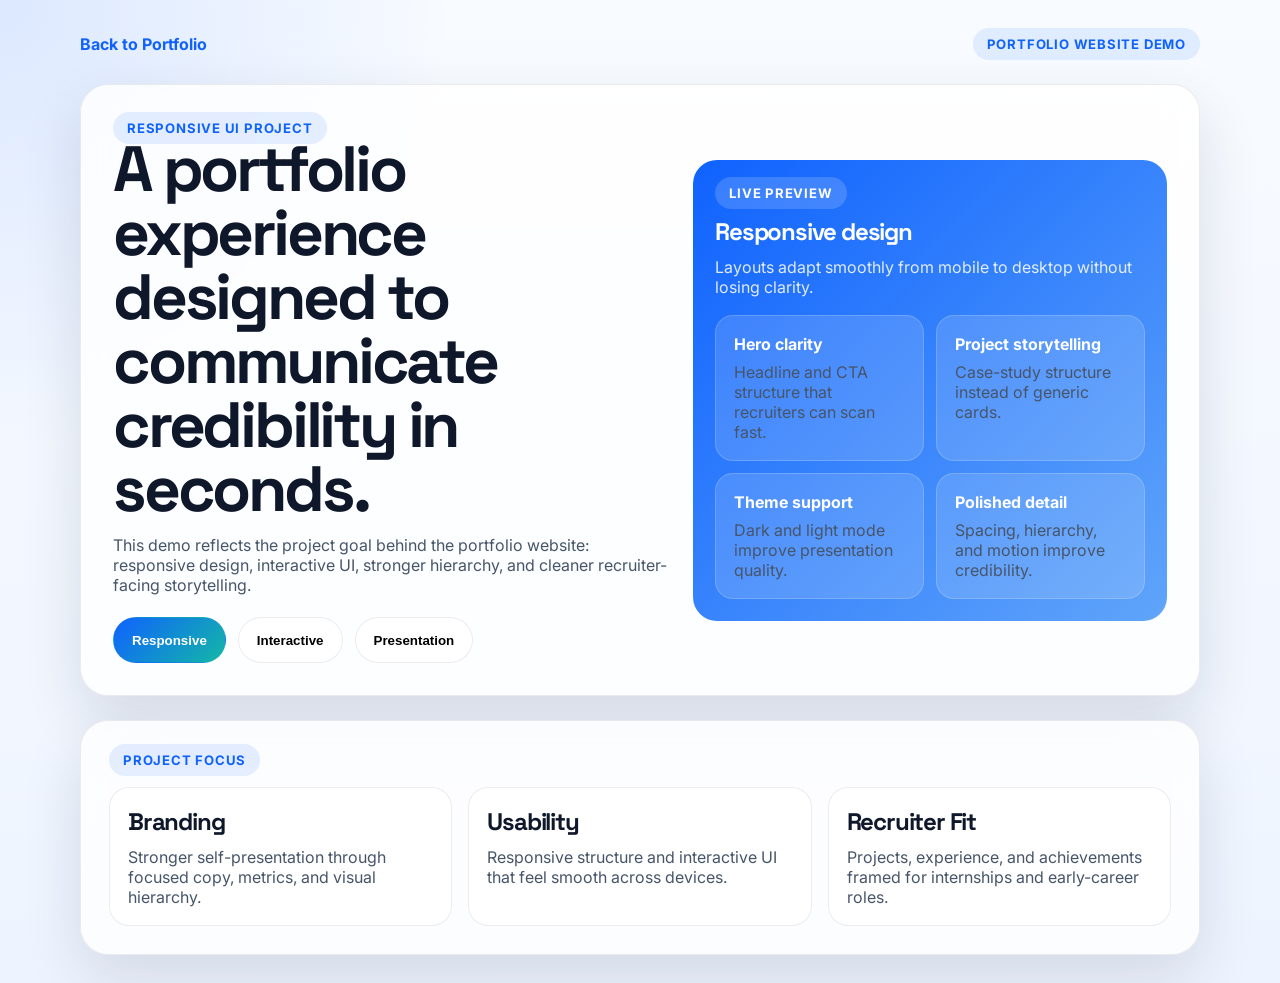
<file: portfolio-website-demo.html>
<!DOCTYPE html>
<html lang="en">
<head>
  <meta charset="UTF-8">
  <meta name="viewport" content="width=device-width, initial-scale=1.0">
  <title>Portfolio Website Demo</title>
  <link rel="preconnect" href="https://fonts.googleapis.com">
  <link rel="preconnect" href="https://fonts.gstatic.com" crossorigin>
  <link href="https://fonts.googleapis.com/css2?family=Inter:wght@400;600;700;800&family=Space+Grotesk:wght@500;700&display=swap" rel="stylesheet">
  <style>
    * { box-sizing: border-box; margin: 0; padding: 0; }
    body {
      min-height: 100vh;
      font-family: "Inter", sans-serif;
      color: #0f172a;
      background:
        radial-gradient(circle at top left, rgba(15, 98, 254, 0.12), transparent 28%),
        linear-gradient(180deg, #f8fbff, #eef4ff);
      padding: 28px;
    }
    .shell { max-width: 1120px; margin: 0 auto; }
    .topbar {
      display: flex;
      align-items: center;
      justify-content: space-between;
      gap: 16px;
      margin-bottom: 24px;
    }
    .topbar a {
      color: #0f62fe;
      text-decoration: none;
      font-weight: 700;
    }
    .badge {
      width: fit-content;
      padding: 8px 14px;
      border-radius: 999px;
      background: rgba(15, 98, 254, 0.1);
      color: #0f62fe;
      font-size: 0.82rem;
      font-weight: 700;
      text-transform: uppercase;
      letter-spacing: 0.06em;
    }
    .hero, .panel {
      background: rgba(255, 255, 255, 0.82);
      border: 1px solid rgba(15, 23, 42, 0.08);
      border-radius: 28px;
      box-shadow: 0 24px 60px rgba(15, 23, 42, 0.12);
      backdrop-filter: blur(16px);
    }
    .hero {
      padding: 32px;
      display: grid;
      grid-template-columns: 1.08fr 0.92fr;
      gap: 24px;
      align-items: center;
    }
    h1, h2 {
      font-family: "Space Grotesk", sans-serif;
      letter-spacing: -0.05em;
    }
    h1 {
      font-size: clamp(2.2rem, 5vw, 4rem);
      line-height: 1;
    }
    .hero p { margin-top: 14px; color: #475569; max-width: 56ch; }
    .hero-actions {
      display: flex;
      flex-wrap: wrap;
      gap: 12px;
      margin-top: 22px;
    }
    .hero-actions button {
      min-height: 46px;
      padding: 0 18px;
      border-radius: 999px;
      border: 1px solid rgba(15, 23, 42, 0.08);
      background: #fff;
      font-weight: 700;
    }
    .hero-actions button.active {
      color: #fff;
      background: linear-gradient(135deg, #0f62fe, #14b8a6);
      border-color: transparent;
    }
    .preview {
      padding: 22px;
      border-radius: 24px;
      background: linear-gradient(135deg, #0f62fe, #60a5fa);
      color: #fff;
    }
    .preview-grid {
      display: grid;
      grid-template-columns: repeat(2, minmax(0, 1fr));
      gap: 12px;
      margin-top: 18px;
    }
    .preview-card {
      padding: 18px;
      border-radius: 18px;
      background: rgba(255, 255, 255, 0.14);
      border: 1px solid rgba(255, 255, 255, 0.18);
    }
    .section {
      margin-top: 24px;
      display: grid;
      gap: 18px;
    }
    .panel { padding: 28px; }
    .features {
      display: grid;
      grid-template-columns: repeat(3, minmax(0, 1fr));
      gap: 16px;
      margin-top: 18px;
    }
    .feature {
      padding: 18px;
      border-radius: 20px;
      background: #fff;
      border: 1px solid rgba(15, 23, 42, 0.08);
      transition: transform 0.2s ease, box-shadow 0.2s ease;
    }
    .feature:hover {
      transform: translateY(-4px);
      box-shadow: 0 18px 30px rgba(15, 23, 42, 0.08);
    }
    .feature p { margin-top: 10px; color: #475569; }
    @media (max-width: 860px) {
      .hero, .features { grid-template-columns: 1fr; }
    }
    @media (max-width: 640px) {
      body { padding: 16px; }
      .hero, .panel { padding: 22px; }
      .preview-grid { grid-template-columns: 1fr; }
    }
  </style>
</head>
<body>
  <div class="shell">
    <div class="topbar">
      <a href="porfolio.html">Back to Portfolio</a>
      <span class="badge">Portfolio Website Demo</span>
    </div>

    <section class="hero">
      <div>
        <span class="badge">Responsive UI Project</span>
        <h1>A portfolio experience designed to communicate credibility in seconds.</h1>
        <p>This demo reflects the project goal behind the portfolio website: responsive design, interactive UI, stronger hierarchy, and cleaner recruiter-facing storytelling.</p>
        <div class="hero-actions">
          <button class="filter-button active" data-title="Responsive design" data-copy="Layouts adapt smoothly from mobile to desktop without losing clarity.">Responsive</button>
          <button class="filter-button" data-title="Interactive UI" data-copy="Motion, hover states, and structured sections make the site feel intentional and professional.">Interactive</button>
          <button class="filter-button" data-title="Clear presentation" data-copy="Projects, skills, and achievements are easier to scan and evaluate quickly.">Presentation</button>
        </div>
      </div>

      <div class="preview">
        <span class="badge" style="background: rgba(255,255,255,0.16); color: #fff;">Live Preview</span>
        <h2 id="previewTitle" style="margin-top: 14px;">Responsive design</h2>
        <p id="previewCopy" style="margin-top: 10px; color: rgba(255,255,255,0.86);">Layouts adapt smoothly from mobile to desktop without losing clarity.</p>
        <div class="preview-grid">
          <div class="preview-card"><strong>Hero clarity</strong><p style="margin-top: 8px;">Headline and CTA structure that recruiters can scan fast.</p></div>
          <div class="preview-card"><strong>Project storytelling</strong><p style="margin-top: 8px;">Case-study structure instead of generic cards.</p></div>
          <div class="preview-card"><strong>Theme support</strong><p style="margin-top: 8px;">Dark and light mode improve presentation quality.</p></div>
          <div class="preview-card"><strong>Polished detail</strong><p style="margin-top: 8px;">Spacing, hierarchy, and motion improve credibility.</p></div>
        </div>
      </div>
    </section>

    <section class="section">
      <div class="panel">
        <span class="badge">Project Focus</span>
        <div class="features">
          <article class="feature">
            <h2>Branding</h2>
            <p>Stronger self-presentation through focused copy, metrics, and visual hierarchy.</p>
          </article>
          <article class="feature">
            <h2>Usability</h2>
            <p>Responsive structure and interactive UI that feel smooth across devices.</p>
          </article>
          <article class="feature">
            <h2>Recruiter Fit</h2>
            <p>Projects, experience, and achievements framed for internships and early-career roles.</p>
          </article>
        </div>
      </div>
    </section>
  </div>

  <script>
    const buttons = document.querySelectorAll(".filter-button");
    const previewTitle = document.getElementById("previewTitle");
    const previewCopy = document.getElementById("previewCopy");

    buttons.forEach((button) => {
      button.addEventListener("click", () => {
        buttons.forEach((item) => item.classList.remove("active"));
        button.classList.add("active");
        previewTitle.textContent = button.dataset.title;
        previewCopy.textContent = button.dataset.copy;
      });
    });
  </script>
</body>
</html>
</file>
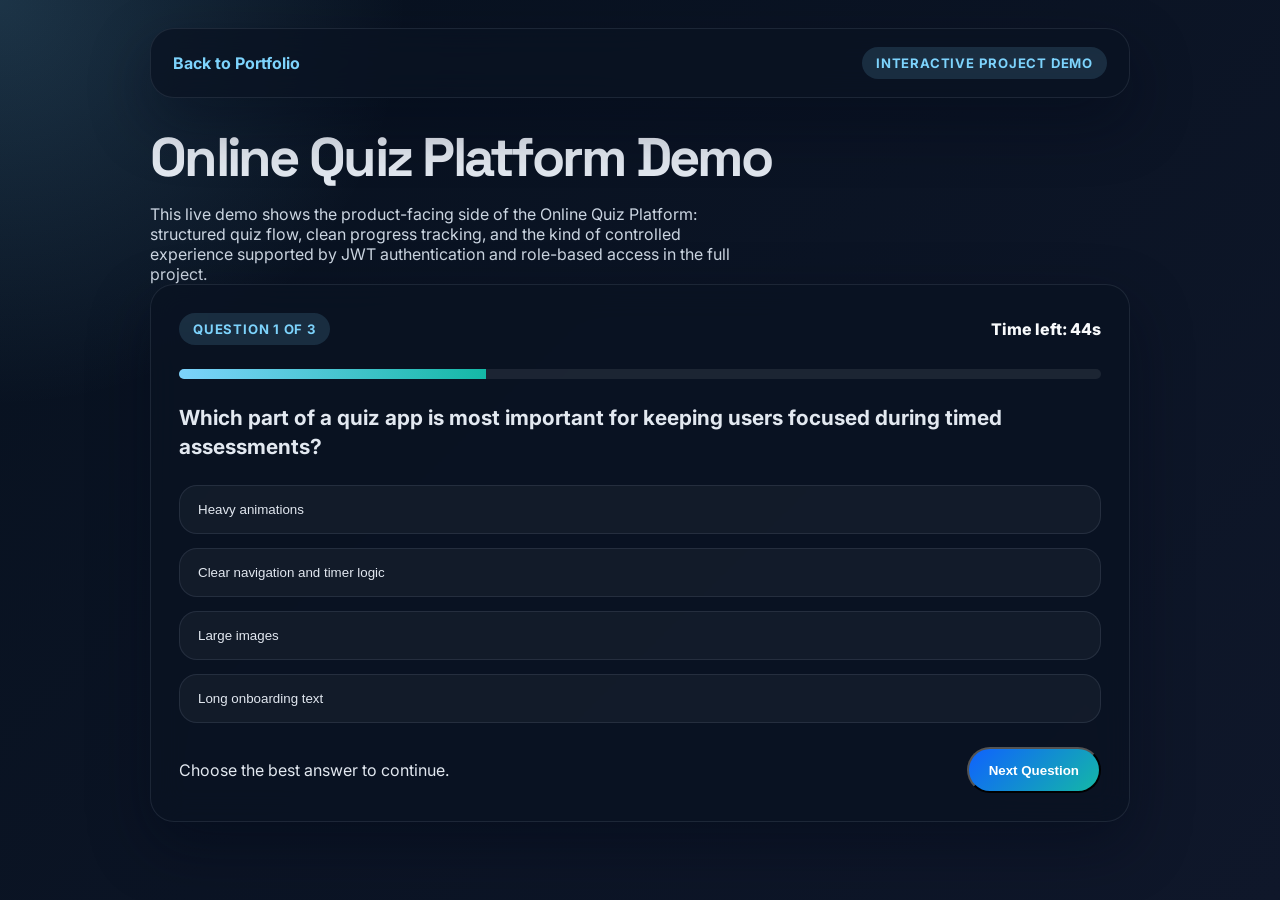
<file: quiz-platform-demo.html>
<!DOCTYPE html>
<html lang="en">
<head>
  <meta charset="UTF-8">
  <meta name="viewport" content="width=device-width, initial-scale=1.0">
  <title>Online Quiz Platform Demo</title>
  <link rel="preconnect" href="https://fonts.googleapis.com">
  <link rel="preconnect" href="https://fonts.gstatic.com" crossorigin>
  <link href="https://fonts.googleapis.com/css2?family=Inter:wght@400;600;700;800&family=Space+Grotesk:wght@500;700&display=swap" rel="stylesheet">
  <style>
    * { box-sizing: border-box; margin: 0; padding: 0; }
    body {
      min-height: 100vh;
      font-family: "Inter", sans-serif;
      color: #e2e8f0;
      background:
        radial-gradient(circle at top left, rgba(125, 211, 252, 0.18), transparent 26%),
        linear-gradient(135deg, #07111f, #0f172a);
      padding: 28px;
    }
    .shell { max-width: 980px; margin: 0 auto; }
    .topbar, .quiz-card, .result-card {
      background: rgba(10, 18, 34, 0.78);
      border: 1px solid rgba(148, 163, 184, 0.14);
      border-radius: 24px;
      box-shadow: 0 24px 60px rgba(2, 8, 23, 0.4);
      backdrop-filter: blur(16px);
    }
    .topbar {
      display: flex;
      align-items: center;
      justify-content: space-between;
      gap: 16px;
      padding: 18px 22px;
      margin-bottom: 24px;
    }
    .topbar a {
      color: #7dd3fc;
      text-decoration: none;
      font-weight: 700;
    }
    .hero h1 {
      font-family: "Space Grotesk", sans-serif;
      font-size: clamp(2rem, 5vw, 3.4rem);
      letter-spacing: -0.05em;
    }
    .hero p { margin-top: 12px; color: #cbd5e1; max-width: 58ch; }
    .quiz-card {
      display: grid;
      gap: 24px;
      padding: 28px;
    }
    .quiz-head {
      display: flex;
      align-items: center;
      justify-content: space-between;
      gap: 16px;
    }
    .badge {
      width: fit-content;
      padding: 8px 14px;
      border-radius: 999px;
      background: rgba(125, 211, 252, 0.14);
      color: #7dd3fc;
      font-size: 0.82rem;
      font-weight: 700;
      text-transform: uppercase;
      letter-spacing: 0.06em;
    }
    .timer {
      font-weight: 800;
      color: #f8fafc;
    }
    .progress {
      height: 10px;
      border-radius: 999px;
      overflow: hidden;
      background: rgba(255,255,255,0.08);
    }
    .progress span {
      display: block;
      height: 100%;
      width: 0;
      background: linear-gradient(90deg, #7dd3fc, #14b8a6);
      transition: width 0.25s ease;
    }
    #question {
      font-size: 1.3rem;
      font-weight: 700;
      line-height: 1.4;
    }
    .options {
      display: grid;
      gap: 14px;
    }
    .option {
      width: 100%;
      padding: 16px 18px;
      border-radius: 18px;
      border: 1px solid rgba(148, 163, 184, 0.14);
      background: rgba(255,255,255,0.04);
      color: #e2e8f0;
      text-align: left;
      transition: transform 0.2s ease, border-color 0.2s ease, background 0.2s ease;
    }
    .option:hover { transform: translateY(-2px); border-color: rgba(125, 211, 252, 0.35); }
    .controls {
      display: flex;
      align-items: center;
      justify-content: space-between;
      gap: 16px;
      flex-wrap: wrap;
    }
    .controls button {
      min-height: 46px;
      padding: 0 20px;
      border-radius: 999px;
      font-weight: 700;
      color: #fff;
      background: linear-gradient(135deg, #0f62fe, #14b8a6);
    }
    .result-card {
      display: none;
      margin-top: 24px;
      padding: 28px;
    }
    .result-card h2 {
      font-family: "Space Grotesk", sans-serif;
      font-size: 2rem;
      letter-spacing: -0.04em;
    }
    .result-card p { margin-top: 12px; color: #cbd5e1; }
    .score {
      margin-top: 18px;
      font-size: 2.6rem;
      font-weight: 800;
      color: #7dd3fc;
    }
    @media (max-width: 640px) {
      body { padding: 16px; }
      .topbar, .quiz-card, .result-card { padding: 20px; }
      .quiz-head, .controls { align-items: flex-start; flex-direction: column; }
    }
  </style>
</head>
<body>
  <div class="shell">
    <div class="topbar">
      <a href="porfolio.html">Back to Portfolio</a>
      <span class="badge">Interactive Project Demo</span>
    </div>

    <section class="hero">
      <h1>Online Quiz Platform Demo</h1>
      <p>This live demo shows the product-facing side of the Online Quiz Platform: structured quiz flow, clean progress tracking, and the kind of controlled experience supported by JWT authentication and role-based access in the full project.</p>
    </section>

    <section class="quiz-card">
      <div class="quiz-head">
        <div class="badge" id="stepLabel">Question 1 of 3</div>
        <div class="timer" id="timer">Time left: 45s</div>
      </div>

      <div class="progress"><span id="progressBar"></span></div>
      <p id="question"></p>
      <div class="options" id="options"></div>

      <div class="controls">
        <span id="statusText">Choose the best answer to continue.</span>
        <button id="nextButton" type="button">Next Question</button>
      </div>
    </section>

    <section class="result-card" id="resultCard">
      <h2>Quiz Complete</h2>
      <p>You reached the end of the demo. This mirrors the type of scoring and completion feedback used in a real quiz flow.</p>
      <div class="score" id="scoreText">0 / 3</div>
    </section>
  </div>

  <script>
    const questions = [
      {
        prompt: "Which part of a quiz app is most important for keeping users focused during timed assessments?",
        options: ["Heavy animations", "Clear navigation and timer logic", "Large images", "Long onboarding text"],
        answer: 1
      },
      {
        prompt: "What does a strong result screen do for the user experience?",
        options: ["Hides performance details", "Adds confusion", "Provides clear feedback and next steps", "Forces a page refresh"],
        answer: 2
      },
      {
        prompt: "Why does responsive design matter in quiz platforms?",
        options: ["It only matters on desktops", "It keeps the experience usable across screen sizes", "It replaces backend logic", "It disables scoring"],
        answer: 1
      }
    ];

    const questionEl = document.getElementById("question");
    const optionsEl = document.getElementById("options");
    const nextButton = document.getElementById("nextButton");
    const resultCard = document.getElementById("resultCard");
    const scoreText = document.getElementById("scoreText");
    const timerEl = document.getElementById("timer");
    const statusText = document.getElementById("statusText");
    const progressBar = document.getElementById("progressBar");
    const stepLabel = document.getElementById("stepLabel");

    let currentIndex = 0;
    let score = 0;
    let selectedAnswer = null;
    let timeLeft = 45;

    function renderQuestion() {
      const current = questions[currentIndex];
      stepLabel.textContent = `Question ${currentIndex + 1} of ${questions.length}`;
      questionEl.textContent = current.prompt;
      optionsEl.innerHTML = "";
      selectedAnswer = null;
      statusText.textContent = "Choose the best answer to continue.";
      progressBar.style.width = `${((currentIndex + 1) / questions.length) * 100}%`;

      current.options.forEach((option, index) => {
        const button = document.createElement("button");
        button.type = "button";
        button.className = "option";
        button.textContent = option;
        button.addEventListener("click", () => {
          selectedAnswer = index;
          document.querySelectorAll(".option").forEach((item) => {
            item.style.background = "rgba(255,255,255,0.04)";
            item.style.borderColor = "rgba(148, 163, 184, 0.14)";
          });
          button.style.background = "rgba(125, 211, 252, 0.14)";
          button.style.borderColor = "rgba(125, 211, 252, 0.35)";
          statusText.textContent = "Selection captured. Continue when ready.";
        });
        optionsEl.appendChild(button);
      });
    }

    function showResult() {
      document.querySelector(".quiz-card").style.display = "none";
      resultCard.style.display = "block";
      scoreText.textContent = `${score} / ${questions.length}`;
      timerEl.textContent = "Completed";
    }

    nextButton.addEventListener("click", () => {
      if (selectedAnswer === null) {
        statusText.textContent = "Please choose an answer before moving on.";
        return;
      }

      if (selectedAnswer === questions[currentIndex].answer) {
        score += 1;
      }

      currentIndex += 1;

      if (currentIndex >= questions.length) {
        showResult();
      } else {
        renderQuestion();
      }
    });

    setInterval(() => {
      if (currentIndex >= questions.length || timeLeft <= 0) {
        return;
      }
      timeLeft -= 1;
      timerEl.textContent = `Time left: ${timeLeft}s`;
    }, 1000);

    renderQuestion();
  </script>
</body>
</html>
</file>
<file: style1.css>
:root {
  color-scheme: light;
  --bg: #f4f7fb;
  --bg-elevated: rgba(255, 255, 255, 0.78);
  --bg-strong: #ffffff;
  --surface-border: rgba(15, 23, 42, 0.08);
  --text: #0f172a;
  --muted: #475569;
  --muted-soft: #64748b;
  --accent: #0f62fe;
  --accent-strong: #0a49be;
  --accent-soft: rgba(15, 98, 254, 0.12);
  --success-soft: rgba(20, 184, 166, 0.12);
  --shadow: 0 24px 60px rgba(15, 23, 42, 0.12);
  --shadow-soft: 0 16px 40px rgba(15, 23, 42, 0.08);
  --radius-lg: 28px;
  --radius-md: 20px;
  --container: min(1180px, calc(100% - 40px));
}

body[data-theme="dark"] {
  color-scheme: dark;
  --bg: #07111f;
  --bg-elevated: rgba(10, 18, 34, 0.76);
  --bg-strong: #0d1728;
  --surface-border: rgba(148, 163, 184, 0.14);
  --text: #e2e8f0;
  --muted: #cbd5e1;
  --muted-soft: #94a3b8;
  --accent: #7dd3fc;
  --accent-strong: #38bdf8;
  --accent-soft: rgba(125, 211, 252, 0.14);
  --success-soft: rgba(20, 184, 166, 0.18);
  --shadow: 0 30px 80px rgba(2, 8, 23, 0.48);
  --shadow-soft: 0 18px 50px rgba(2, 8, 23, 0.38);
}

* {
  box-sizing: border-box;
  margin: 0;
  padding: 0;
}

html {
  scroll-behavior: smooth;
}

body {
  min-height: 100vh;
  font-family: "Inter", sans-serif;
  line-height: 1.65;
  color: var(--text);
  background:
    radial-gradient(circle at top left, rgba(14, 165, 233, 0.12), transparent 28%),
    radial-gradient(circle at 82% 16%, rgba(59, 130, 246, 0.12), transparent 26%),
    linear-gradient(180deg, rgba(255, 255, 255, 0.55), transparent 35%),
    var(--bg);
  transition: background 0.35s ease, color 0.35s ease;
  text-rendering: optimizeLegibility;
}

body[data-theme="dark"] {
  background:
    radial-gradient(circle at top left, rgba(56, 189, 248, 0.12), transparent 26%),
    radial-gradient(circle at 78% 12%, rgba(20, 184, 166, 0.12), transparent 28%),
    linear-gradient(180deg, rgba(15, 23, 42, 0.35), transparent 35%),
    var(--bg);
}

img {
  display: block;
  max-width: 100%;
}

a {
  color: inherit;
  text-decoration: none;
}

button,
input,
textarea {
  font: inherit;
}

button {
  cursor: pointer;
  border: 0;
  background: none;
}

.container {
  width: var(--container);
  margin: 0 auto;
}

.page-noise {
  position: fixed;
  inset: 0;
  pointer-events: none;
  background-image: linear-gradient(rgba(255, 255, 255, 0.015), rgba(255, 255, 255, 0.015));
  opacity: 0.4;
}

.site-header {
  position: sticky;
  top: 0;
  z-index: 1000;
  padding: 18px 0;
  backdrop-filter: blur(18px);
  background: color-mix(in srgb, var(--bg) 78%, transparent);
  border-bottom: 1px solid transparent;
  transition: background 0.3s ease, border-color 0.3s ease, box-shadow 0.3s ease;
}

.site-header.is-scrolled {
  border-color: var(--surface-border);
  box-shadow: 0 12px 28px rgba(15, 23, 42, 0.08);
}

.header-inner {
  display: grid;
  grid-template-columns: auto 1fr auto;
  align-items: center;
  gap: 28px;
}

.brand {
  display: inline-flex;
  align-items: center;
  gap: 14px;
}

.brand-mark {
  width: 52px;
  height: 52px;
  border-radius: 18px;
  display: grid;
  place-items: center;
  background: linear-gradient(135deg, var(--accent), #14b8a6);
  color: #fff;
  font-family: "Space Grotesk", sans-serif;
  font-size: 1.05rem;
  font-weight: 700;
  letter-spacing: 0.08em;
  box-shadow: 0 18px 40px rgba(15, 98, 254, 0.24);
}

.brand-copy {
  display: flex;
  flex-direction: column;
}

.brand-copy strong {
  font-family: "Space Grotesk", sans-serif;
  font-size: 1rem;
  line-height: 1.1;
}

.brand-copy small {
  margin-top: 2px;
  color: var(--muted-soft);
  font-size: 0.82rem;
}

.site-nav {
  display: flex;
  justify-content: center;
  gap: 28px;
}

.site-nav a {
  position: relative;
  color: var(--muted);
  font-weight: 600;
}

.site-nav a::after {
  content: "";
  position: absolute;
  left: 0;
  bottom: -8px;
  width: 100%;
  height: 2px;
  transform: scaleX(0);
  transform-origin: left;
  background: linear-gradient(90deg, var(--accent), #14b8a6);
  transition: transform 0.25s ease;
}

.site-nav a:hover::after,
.site-nav a:focus-visible::after {
  transform: scaleX(1);
}

.header-actions {
  display: flex;
  align-items: center;
  gap: 14px;
}

.button {
  display: inline-flex;
  align-items: center;
  justify-content: center;
  min-height: 48px;
  padding: 0 20px;
  border-radius: 999px;
  font-weight: 700;
  transition: transform 0.25s ease, background 0.25s ease, border-color 0.25s ease, box-shadow 0.25s ease, color 0.25s ease;
}

.button:hover,
.button:focus-visible {
  transform: translateY(-2px);
}

.button-primary {
  color: #fff;
  background: linear-gradient(135deg, var(--accent), #14b8a6);
  box-shadow: 0 16px 30px rgba(15, 98, 254, 0.22);
}

.button-primary:hover,
.button-primary:focus-visible {
  box-shadow: 0 22px 40px rgba(15, 98, 254, 0.24);
}

.button-secondary {
  color: var(--text);
  background: var(--bg-elevated);
  border: 1px solid var(--surface-border);
  box-shadow: var(--shadow-soft);
}

.button-ghost {
  color: var(--accent);
  background: transparent;
  border: 1px solid color-mix(in srgb, var(--accent) 30%, var(--surface-border));
}

.theme-toggle {
  display: inline-flex;
  align-items: center;
  gap: 10px;
  padding: 8px 12px;
  border-radius: 999px;
  border: 1px solid var(--surface-border);
  background: var(--bg-elevated);
  color: var(--text);
  box-shadow: var(--shadow-soft);
}

.theme-toggle-track {
  position: relative;
  width: 46px;
  height: 26px;
  border-radius: 999px;
  background: color-mix(in srgb, var(--accent) 18%, #cbd5e1);
}

.theme-toggle-thumb {
  position: absolute;
  top: 3px;
  left: 3px;
  width: 20px;
  height: 20px;
  border-radius: 50%;
  background: #fff;
  box-shadow: 0 4px 10px rgba(15, 23, 42, 0.16);
  transition: transform 0.25s ease;
}

body[data-theme="dark"] .theme-toggle-thumb {
  transform: translateX(20px);
}

.theme-toggle-text {
  font-weight: 700;
  font-size: 0.92rem;
}

.nav-toggle {
  display: none;
  width: 48px;
  height: 48px;
  border-radius: 16px;
  border: 1px solid var(--surface-border);
  background: var(--bg-elevated);
  box-shadow: var(--shadow-soft);
}

.nav-toggle span {
  display: block;
  width: 20px;
  height: 2px;
  margin: 4px auto;
  background: var(--text);
}

.section {
  padding-top: 110px;
}

.hero {
  display: grid;
  grid-template-columns: minmax(0, 1.2fr) minmax(360px, 0.8fr);
  gap: 48px;
  align-items: center;
  padding: 72px 0 32px;
}

.eyebrow,
.section-kicker,
.card-label,
.status-pill,
.project-badge {
  display: inline-flex;
  width: fit-content;
  padding: 8px 14px;
  border-radius: 999px;
  background: var(--accent-soft);
  color: var(--accent);
  font-size: 0.82rem;
  font-weight: 700;
  letter-spacing: 0.04em;
  text-transform: uppercase;
}

.hero-copy h1,
.section-heading h2,
.hero-panel-copy h2,
.featured-copy h3,
.case-study h3,
.problem-card h3,
.dsa-panel h3,
.certification-card h3,
.contact-card h3 {
  font-family: "Space Grotesk", sans-serif;
  line-height: 1.02;
}

.hero-intro {
  margin-top: 16px;
  font-size: 1rem;
  font-weight: 700;
  color: var(--text);
}

.hero-intro span {
  display: inline-block;
  margin-left: 12px;
  color: var(--accent);
  font-weight: 600;
}

.hero-copy h1 {
  margin-top: 18px;
  font-size: clamp(2.25rem, 4.2vw, 3.7rem);
  max-width: 9.5ch;
  line-height: 1.04;
  letter-spacing: -0.06em;
}

.hero-lead,
.section-heading p,
.about-card p,
.hero-panel-copy p,
.impact-note,
.case-copy p,
.timeline-card p,
.contact-card p,
#formStatus,
.problem-note,
.dsa-panel p,
.certification-card p {
  color: var(--muted);
}

.hero-lead {
  margin-top: 18px;
  max-width: 50ch;
  font-size: 1rem;
  line-height: 1.72;
}

.hero-points {
  display: flex;
  flex-wrap: wrap;
  gap: 12px;
  margin-top: 22px;
}

.hero-points span {
  padding: 10px 14px;
  border-radius: 999px;
  background: color-mix(in srgb, var(--bg-strong) 88%, transparent);
  border: 1px solid var(--surface-border);
  color: var(--muted);
  font-weight: 600;
}

.hero-actions {
  display: flex;
  flex-wrap: wrap;
  gap: 14px;
  margin-top: 26px;
}

.metrics-grid {
  display: grid;
  grid-template-columns: repeat(3, minmax(0, 1fr));
  gap: 16px;
  margin-top: 30px;
}

.metric-card,
.signal-card {
  padding: 20px;
  border-radius: var(--radius-md);
  background: var(--bg-elevated);
  border: 1px solid var(--surface-border);
  box-shadow: var(--shadow-soft);
}

.metric-card strong {
  display: block;
  font-family: "Space Grotesk", sans-serif;
  font-size: 1.9rem;
  margin-bottom: 8px;
}

.hero-panel,
.panel {
  position: relative;
  overflow: hidden;
  background: var(--bg-elevated);
  border: 1px solid var(--surface-border);
  border-radius: var(--radius-lg);
  box-shadow: var(--shadow);
}

.hero-panel {
  padding: 34px;
  min-height: 100%;
  transition: transform 0.3s ease, box-shadow 0.3s ease, border-color 0.3s ease;
}

.hero-panel:hover,
.hero-panel:focus-within {
  transform: translateY(-6px);
  box-shadow: 0 28px 70px rgba(15, 23, 42, 0.18);
  border-color: color-mix(in srgb, var(--accent) 26%, var(--surface-border));
}

.hero-panel::before,
.panel::before {
  content: "";
  position: absolute;
  inset: 0;
  background: linear-gradient(180deg, rgba(255, 255, 255, 0.1), transparent 30%);
  pointer-events: none;
}

.hero-panel-top {
  display: flex;
  align-items: center;
  justify-content: space-between;
  gap: 14px;
}

.mini-badge {
  padding: 8px 12px;
  border-radius: 999px;
  background: var(--success-soft);
  color: var(--text);
  font-size: 0.84rem;
  font-weight: 700;
}

.portrait-wrap {
  position: relative;
  display: grid;
  place-items: center;
  width: min(100%, 100%);
  margin: 26px auto 24px;
}

.portrait-frame {
  position: relative;
  width: min(100%, 296px);
  aspect-ratio: 4 / 4.8;
  overflow: hidden;
  border-radius: 28px;
  border: 1px solid color-mix(in srgb, var(--surface-border) 90%, transparent);
  background:
    linear-gradient(180deg, rgba(255, 255, 255, 0.1), transparent),
    color-mix(in srgb, var(--bg-strong) 90%, transparent);
  box-shadow: 0 18px 40px rgba(2, 8, 23, 0.16);
}

body[data-theme="dark"] .portrait-frame {
  box-shadow: 0 24px 50px rgba(2, 8, 23, 0.4);
}

.portrait {
  width: 100%;
  height: 100%;
  object-fit: cover;
  object-position: center 16%;
  transform: scale(1.03);
  filter: saturate(0.96) contrast(1.02);
}

.hero-panel-copy {
  text-align: center;
}

.hero-panel-copy h2 {
  font-size: 2.1rem;
  letter-spacing: -0.04em;
}

.hero-panel-copy p {
  margin-top: 10px;
  max-width: 28ch;
  margin-inline: auto;
}

.profile-proof {
  display: grid;
  gap: 14px;
  margin-top: 28px;
}

.proof-item {
  padding: 18px 18px 16px;
  border-radius: 18px;
  background: color-mix(in srgb, var(--bg-strong) 88%, transparent);
  border: 1px solid var(--surface-border);
}

.proof-label {
  display: block;
  margin-bottom: 7px;
  color: var(--muted-soft);
  font-size: 0.8rem;
  font-weight: 700;
  text-transform: uppercase;
  letter-spacing: 0.06em;
}

.proof-item strong {
  font-size: 0.98rem;
  line-height: 1.55;
}

.social-row {
  display: flex;
  justify-content: center;
  flex-wrap: wrap;
  gap: 12px;
  margin-top: 26px;
}

.social-row a {
  min-height: 42px;
  padding: 0 16px;
  display: inline-flex;
  align-items: center;
  justify-content: center;
  border-radius: 999px;
  background: color-mix(in srgb, var(--bg-strong) 90%, transparent);
  border: 1px solid var(--surface-border);
  color: var(--muted);
  transition: transform 0.25s ease, border-color 0.25s ease, color 0.25s ease;
}

.social-row a:hover,
.social-row a:focus-visible {
  transform: translateY(-2px);
  color: var(--accent);
  border-color: color-mix(in srgb, var(--accent) 35%, var(--surface-border));
}

.section-heading {
  max-width: 720px;
  margin-bottom: 36px;
}

.section-heading h2 {
  margin-top: 16px;
  font-size: clamp(2.1rem, 4vw, 3.6rem);
  letter-spacing: -0.05em;
}

.section-heading p {
  margin-top: 16px;
  font-size: 1.02rem;
}

.section-heading + * {
  position: relative;
  z-index: 1;
}

.about-grid,
.skills-grid,
.projects-grid,
.problem-solving-grid,
.cert-grid,
.contact-layout,
.journey-layout {
  display: grid;
  gap: 22px;
}

.about-grid {
  grid-template-columns: repeat(3, minmax(0, 1fr));
}

.panel,
.hero-panel {
  backdrop-filter: blur(14px);
}

.about-card,
.skill-card,
.case-study,
.problem-card,
.dsa-panel,
.certification-card,
.contact-card,
.contact-form {
  padding: 28px;
}

.about-card h3,
.skill-card h3,
.case-study h3,
.timeline-card h3,
.problem-card h3,
.dsa-panel h3,
.certification-card h3,
.contact-card h3 {
  margin-top: 18px;
  font-size: 1.45rem;
  letter-spacing: -0.03em;
}

.about-card p,
.problem-card p,
.dsa-panel p,
.certification-card p,
.contact-card p {
  margin-top: 14px;
}

.featured-project {
  display: grid;
  grid-template-columns: minmax(300px, 0.92fr) minmax(0, 1.08fr);
  gap: 24px;
  padding: 28px;
}

.project-visual {
  position: relative;
  min-height: 280px;
  border-radius: calc(var(--radius-md) + 4px);
  overflow: hidden;
  border: 1px solid rgba(255, 255, 255, 0.16);
}

.visual-quiz {
  background:
    radial-gradient(circle at top left, rgba(255, 255, 255, 0.22), transparent 30%),
    linear-gradient(135deg, #0f62fe, #14b8a6);
}

.visual-ui {
  min-height: 220px;
  background:
    radial-gradient(circle at 75% 18%, rgba(255, 255, 255, 0.16), transparent 24%),
    linear-gradient(135deg, #1d4ed8, #60a5fa);
}

.visual-face {
  min-height: 220px;
  background:
    radial-gradient(circle at 24% 18%, rgba(255, 255, 255, 0.18), transparent 24%),
    linear-gradient(135deg, #111827, #334155);
}

.visual-cloud {
  min-height: 220px;
  background:
    radial-gradient(circle at 28% 18%, rgba(255, 255, 255, 0.18), transparent 24%),
    linear-gradient(135deg, #0f172a, #0ea5e9);
}

.project-window {
  position: absolute;
  inset: 26px;
  display: grid;
  grid-template-rows: auto 1fr;
  background: rgba(255, 255, 255, 0.1);
  border: 1px solid rgba(255, 255, 255, 0.22);
  border-radius: 22px;
  backdrop-filter: blur(16px);
}

.window-bar {
  display: flex;
  gap: 8px;
  padding: 16px;
}

.window-bar span {
  width: 10px;
  height: 10px;
  border-radius: 50%;
  background: rgba(255, 255, 255, 0.68);
}

.quiz-preview {
  padding: 12px 18px 18px;
}

.quiz-chip {
  width: fit-content;
  padding: 8px 12px;
  border-radius: 999px;
  background: rgba(255, 255, 255, 0.18);
  color: #fff;
  font-weight: 700;
  font-size: 0.8rem;
}

.quiz-question,
.quiz-option {
  border-radius: 16px;
  background: rgba(255, 255, 255, 0.18);
}

.quiz-question {
  height: 84px;
  margin-top: 18px;
}

.quiz-option {
  height: 48px;
  margin-top: 14px;
}

.quiz-option.active {
  background: rgba(255, 255, 255, 0.34);
}

.featured-header p {
  margin-top: 12px;
  color: var(--muted);
}

.case-study-grid {
  display: grid;
  grid-template-columns: repeat(2, minmax(0, 1fr));
  gap: 18px;
  margin-top: 26px;
}

.case-study-grid h4,
.feature-block h4 {
  font-size: 0.92rem;
  text-transform: uppercase;
  letter-spacing: 0.06em;
  color: var(--muted-soft);
}

.case-study-grid p,
.feature-block p,
.case-copy p {
  margin-top: 10px;
}

.feature-block {
  margin-top: 24px;
}

.feature-list {
  list-style: none;
  display: grid;
  gap: 12px;
  margin-top: 14px;
}

.feature-list li {
  position: relative;
  padding-left: 20px;
  color: var(--muted);
}

.feature-list li::before {
  content: "";
  position: absolute;
  left: 0;
  top: 11px;
  width: 8px;
  height: 8px;
  border-radius: 50%;
  background: linear-gradient(135deg, var(--accent), #14b8a6);
}

.tag-row {
  display: flex;
  flex-wrap: wrap;
  gap: 10px;
  margin-top: 22px;
}

.tag {
  padding: 9px 12px;
  border-radius: 999px;
  background: color-mix(in srgb, var(--bg-strong) 88%, transparent);
  border: 1px solid var(--surface-border);
  color: var(--muted);
  font-size: 0.9rem;
  font-weight: 600;
}

.impact-note {
  margin-top: 18px;
}

.project-links {
  display: flex;
  flex-wrap: wrap;
  gap: 12px;
  margin-top: 22px;
}

.projects-grid {
  margin-top: 24px;
  grid-template-columns: repeat(2, minmax(0, 1fr));
}

.case-study {
  display: flex;
  flex-direction: column;
  transition: transform 0.3s ease, box-shadow 0.3s ease, border-color 0.3s ease;
}

.case-study:hover,
.case-study:focus-within {
  transform: translateY(-8px);
  box-shadow: 0 24px 70px rgba(15, 23, 42, 0.16);
  border-color: color-mix(in srgb, var(--accent) 30%, var(--surface-border));
}

.project-badge {
  position: absolute;
  top: 18px;
  left: 18px;
}

.case-copy {
  display: grid;
  gap: 10px;
  margin-top: 16px;
}

.project-summary {
  margin-top: 12px;
  color: var(--muted);
}

.problem-solving-grid {
  grid-template-columns: minmax(300px, 0.9fr) minmax(0, 1.1fr);
}

.problem-card,
.dsa-panel {
  display: grid;
  gap: 18px;
}

.problem-note {
  margin-top: -4px;
}

.dsa-stats {
  display: grid;
  grid-template-columns: repeat(2, minmax(0, 1fr));
  gap: 14px;
  margin-top: 6px;
}

.dsa-stats div {
  padding: 18px;
  border-radius: var(--radius-md);
  background: color-mix(in srgb, var(--bg-strong) 88%, transparent);
  border: 1px solid var(--surface-border);
  box-shadow: var(--shadow-soft);
}

.dsa-stats strong {
  display: block;
  font-family: "Space Grotesk", sans-serif;
}

.dsa-stats span {
  display: block;
  margin-top: 8px;
  color: var(--muted);
}

.cert-grid {
  grid-template-columns: repeat(3, minmax(0, 1fr));
  align-items: stretch;
}

.certification-card {
  display: flex;
  flex-direction: column;
  height: 100%;
  gap: 16px;
}

.cert-badge-row {
  display: flex;
  align-items: center;
  gap: 12px;
  flex-wrap: wrap;
}

.cert-icon {
  width: 42px;
  height: 42px;
  border-radius: 14px;
  display: inline-grid;
  place-items: center;
  background: linear-gradient(135deg, var(--accent), #14b8a6);
  color: #fff;
  font-size: 0.82rem;
  font-weight: 800;
  letter-spacing: 0.06em;
  box-shadow: 0 14px 28px rgba(15, 98, 254, 0.22);
}

.certification-card h3 {
  margin-top: 8px;
  line-height: 1.08;
}

.certification-card p {
  margin-top: 0;
  line-height: 1.7;
}

.certification-card .feature-list {
  margin-top: 4px;
}

.cert-evidence {
  margin-top: auto;
  display: grid;
  gap: 12px;
}

.cert-thumb {
  display: block;
  border-radius: 14px;
  border: 1px solid var(--surface-border);
  background: color-mix(in srgb, var(--bg-strong) 92%, transparent);
  box-shadow: var(--shadow-soft);
  overflow: hidden;
}

.cert-thumb img {
  width: 100%;
  height: 150px;
  display: block;
  object-fit: contain;
  object-position: center;
  background: #f8fafc;
  padding: 6px;
}

body[data-theme="dark"] .cert-thumb img {
  background: #0b1323;
}

.cert-action {
  width: fit-content;
  min-height: 42px;
}

.skills-grid {
  grid-template-columns: repeat(2, minmax(0, 1fr));
}

.skill-head {
  display: flex;
  align-items: center;
  justify-content: space-between;
  gap: 12px;
}

.skill-head span {
  font-weight: 800;
  color: var(--accent);
}

.skill-meter {
  margin-top: 14px;
  height: 12px;
  border-radius: 999px;
  overflow: hidden;
  background: color-mix(in srgb, var(--text) 8%, transparent);
}

.skill-meter span {
  display: block;
  height: 100%;
  border-radius: inherit;
  background: linear-gradient(90deg, var(--accent), #14b8a6);
}

.skill-tag {
  background: color-mix(in srgb, var(--accent) 10%, var(--bg-strong));
}

.journey-layout {
  grid-template-columns: 1fr;
}

.timeline {
  position: relative;
  display: grid;
  gap: 22px;
  padding-left: 32px;
}

.timeline::before {
  content: "";
  position: absolute;
  left: 10px;
  top: 8px;
  bottom: 8px;
  width: 2px;
  background: linear-gradient(180deg, var(--accent), rgba(20, 184, 166, 0.2));
}

.timeline-item {
  position: relative;
}

.timeline-item::before {
  content: "";
  position: absolute;
  left: -27px;
  top: 18px;
  width: 14px;
  height: 14px;
  border-radius: 50%;
  background: linear-gradient(135deg, var(--accent), #14b8a6);
  box-shadow: 0 0 0 8px var(--accent-soft);
}

.timeline-year {
  display: inline-flex;
  margin-bottom: 10px;
  color: var(--accent);
  font-size: 0.82rem;
  font-weight: 800;
  letter-spacing: 0.08em;
  text-transform: uppercase;
}

.timeline-card {
  padding: 24px;
}

.contact-layout {
  grid-template-columns: 340px minmax(0, 1fr);
  align-items: start;
}

.contact-list {
  display: grid;
  gap: 14px;
  margin-top: 24px;
}

.contact-list a {
  padding: 18px;
  border-radius: 18px;
  border: 1px solid var(--surface-border);
  background: color-mix(in srgb, var(--bg-strong) 88%, transparent);
  transition: transform 0.25s ease, border-color 0.25s ease;
}

.contact-list a:hover,
.contact-list a:focus-visible {
  transform: translateY(-2px);
  border-color: color-mix(in srgb, var(--accent) 35%, var(--surface-border));
}

.contact-list span {
  display: block;
  color: var(--muted-soft);
  font-size: 0.85rem;
  text-transform: uppercase;
  letter-spacing: 0.06em;
}

.contact-list strong {
  display: block;
  margin-top: 6px;
  word-break: break-word;
}

.contact-actions {
  display: flex;
  flex-wrap: wrap;
  gap: 12px;
  margin-top: 24px;
}

.contact-form label {
  display: block;
  color: var(--muted);
  font-weight: 600;
}

.field-grid {
  display: grid;
  grid-template-columns: repeat(2, minmax(0, 1fr));
  gap: 16px;
}

.contact-form input,
.contact-form textarea {
  width: 100%;
  margin-top: 10px;
  padding: 14px 16px;
  border-radius: 16px;
  border: 1px solid var(--surface-border);
  background: color-mix(in srgb, var(--bg-strong) 92%, transparent);
  color: var(--text);
  outline: none;
  transition: border-color 0.25s ease, box-shadow 0.25s ease;
}

.contact-form input:focus,
.contact-form textarea:focus {
  border-color: color-mix(in srgb, var(--accent) 48%, var(--surface-border));
  box-shadow: 0 0 0 4px color-mix(in srgb, var(--accent) 12%, transparent);
}

.contact-form textarea,
.contact-form > label + label,
.form-actions {
  margin-top: 16px;
}

.form-actions {
  display: flex;
  flex-wrap: wrap;
  align-items: center;
  justify-content: space-between;
  gap: 14px;
}

#formStatus {
  font-size: 0.95rem;
}

.site-footer {
  padding: 40px 0 60px;
}

.footer-inner {
  display: flex;
  align-items: center;
  justify-content: space-between;
  gap: 16px;
  color: var(--muted-soft);
  font-size: 0.94rem;
}

.reveal {
  opacity: 0;
  transform: translateY(28px);
  transition: opacity 0.7s ease, transform 0.7s ease;
}

.reveal.is-visible {
  opacity: 1;
  transform: translateY(0);
}

@media (prefers-reduced-motion: reduce) {
  html {
    scroll-behavior: auto;
  }

  *,
  *::before,
  *::after {
    animation: none !important;
    transition: none !important;
  }

  .reveal {
    opacity: 1;
    transform: none;
  }
}

@media (max-width: 1080px) {
  .hero,
  .featured-project,
  .problem-solving-grid,
  .contact-layout,
  .cert-grid {
    grid-template-columns: 1fr;
  }

  .about-grid {
    grid-template-columns: 1fr;
  }

  .metrics-grid,
  .skills-grid,
  .projects-grid {
    grid-template-columns: 1fr;
  }
}

@media (max-width: 860px) {
  .header-inner {
    grid-template-columns: auto auto auto;
  }

  .nav-toggle {
    display: inline-block;
    justify-self: end;
  }

  .site-nav {
    position: absolute;
    top: calc(100% + 12px);
    left: 20px;
    right: 20px;
    display: grid;
    gap: 8px;
    padding: 18px;
    border-radius: 24px;
    border: 1px solid var(--surface-border);
    background: var(--bg-elevated);
    box-shadow: var(--shadow);
    opacity: 0;
    pointer-events: none;
    transform: translateY(-10px);
    transition: opacity 0.25s ease, transform 0.25s ease;
  }

  .site-nav.is-open {
    opacity: 1;
    pointer-events: auto;
    transform: translateY(0);
  }

  .site-nav a {
    padding: 10px 6px;
  }

  .desktop-only {
    display: none;
  }

  .hero,
  .contact-layout,
  .field-grid,
  .case-study-grid,
  .dsa-stats {
    grid-template-columns: 1fr;
  }

  .hero-panel {
    order: -1;
  }

  .hero-copy h1 {
    max-width: 100%;
  }

  .hero-intro span {
    display: block;
    margin: 6px 0 0;
  }
}

@media (max-width: 640px) {
  :root {
    --container: min(100% - 24px, 1180px);
  }

  .site-header {
    padding: 14px 0;
  }

  .brand-copy small,
  .theme-toggle-text {
    display: none;
  }

  .hero {
    padding-top: 28px;
  }

  .hero-actions,
  .project-links,
  .contact-actions {
    width: 100%;
  }

  .hero-actions .button,
  .project-links .button,
  .contact-actions .button {
    width: 100%;
  }

  .hero-panel,
  .panel,
  .about-card,
  .skill-card,
  .case-study,
  .problem-card,
  .dsa-panel,
  .certification-card,
  .contact-card,
  .contact-form,
  .featured-project {
    padding: 22px;
  }

  .hero-panel-top {
    flex-direction: column;
    align-items: flex-start;
  }

  .hero-panel-copy h2 {
    font-size: 1.8rem;
  }

  .portrait-frame {
    width: min(100%, 250px);
  }

  .section {
    padding-top: 84px;
  }

  .footer-inner {
    flex-direction: column;
    align-items: flex-start;
  }
}
</file>
